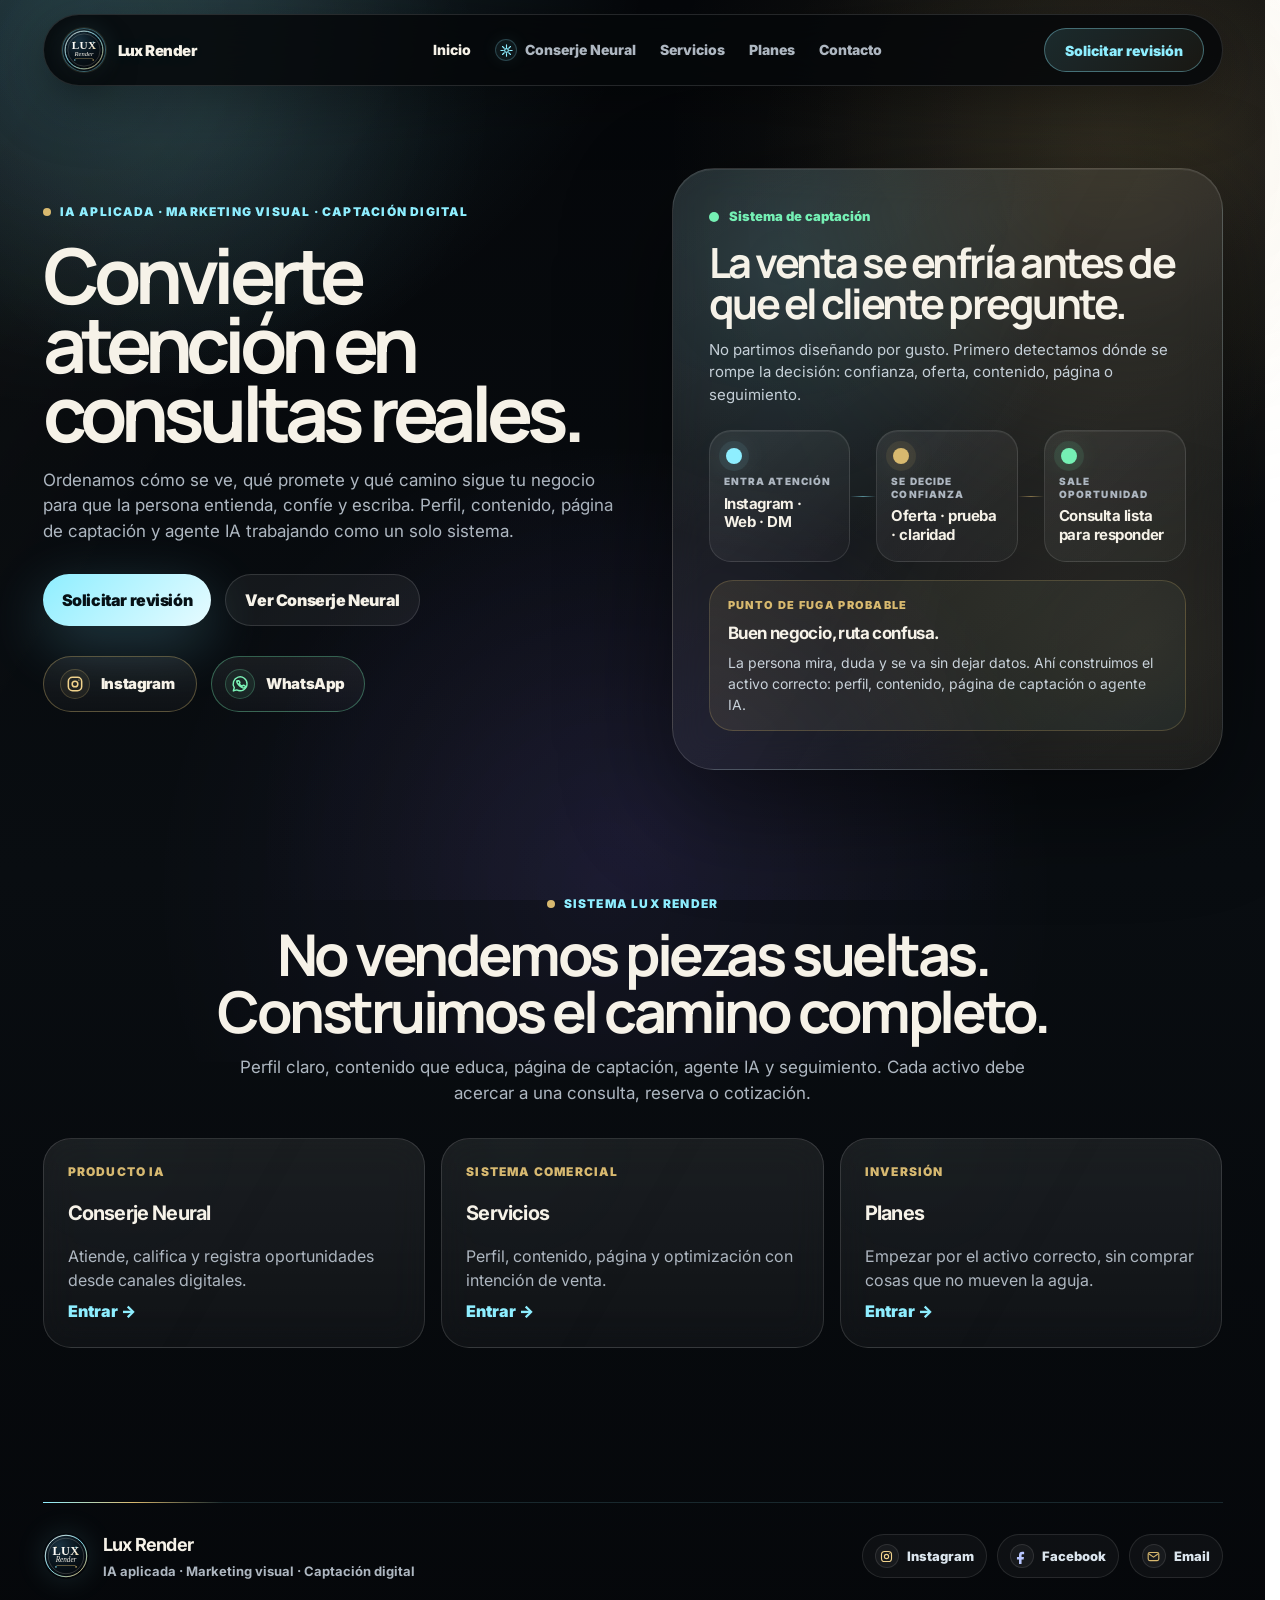
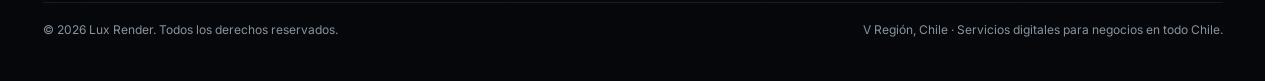
<file: index.html>
<!doctype html>
<html lang="es-CL">
<head>
  <meta charset="UTF-8">
  <meta name="viewport" content="width=device-width,initial-scale=1">
  <meta name="description" content="Lux Render construye sistemas de captación con marketing visual, páginas de captación y agentes IA para negocios que necesitan más consultas, reservas y cotizaciones reales.">
  <title>Lux Render | Captación Visual e IA</title>
  <link rel="stylesheet" href="styles.css">
  <link rel="stylesheet" href="brand.css?v=7" data-lux-brand="true">
  <link rel="stylesheet" href="polish.css?v=4" data-lux-polish="true">
</head>
<body>
  <div class="noise"></div>
  <div class="site-shell">
    <header class="nav"></header>
    <main>
      <section class="hero home-hero">
        <div class="hero-copy">
          <div class="eyebrow">IA aplicada · Marketing visual · Captación digital</div>
          <h1>Convierte atención en consultas reales.</h1>
          <p class="hero-lead">Ordenamos cómo se ve, qué promete y qué camino sigue tu negocio para que la persona entienda, confíe y escriba. Perfil, contenido, página de captación y agente IA trabajando como un solo sistema.</p>
          <div class="hero-actions">
            <a class="btn primary" href="contacto.html">Solicitar revisión</a>
            <a class="btn secondary" href="conserje.html">Ver Conserje Neural</a>
          </div>
          <div class="social-actions brand-social-actions" aria-label="Canales Lux Render">
            <a class="social-btn instagram" href="https://www.instagram.com/luxrender.ai/" target="_blank" rel="noopener" aria-label="Instagram Lux Render">
              <span class="social-mark" aria-hidden="true"><svg viewBox="0 0 24 24"><rect x="4" y="4" width="16" height="16" rx="5"></rect><circle cx="12" cy="12" r="3.4"></circle><circle cx="16.7" cy="7.3" r=".75" fill="currentColor" stroke="none"></circle></svg></span>
              <span>Instagram</span>
            </a>
            <a class="social-btn whatsapp" href="contacto.html" aria-label="Solicitar contacto por Lux Render">
              <span class="social-mark" aria-hidden="true"><svg viewBox="0 0 24 24"><path d="M20.4 11.8a8.3 8.3 0 0 1-12.3 7.3L4 20.3l1.2-4a8.3 8.3 0 1 1 15.2-4.5Z"></path><path d="M9.3 8.6c.2-.5.4-.6.7-.6h.5c.2 0 .4 0 .6.5l.7 1.6c.1.3.1.5-.1.7l-.4.5c-.1.2-.2.4 0 .6.4.7 1 1.3 1.6 1.8.7.5 1.2.7 1.5.8.2.1.4.1.6-.1l.7-.8c.2-.2.4-.2.7-.1l1.6.8c.3.1.5.3.5.5 0 .5-.3 1.3-.8 1.6-.5.4-1.4.5-2.4.2-1.2-.4-2.6-1.1-4-2.4-1.3-1.2-2.4-2.8-2.9-4-.4-1-.3-1.7 0-2.2Z"></path></svg></span>
              <span>WhatsApp</span>
            </a>
          </div>
        </div>
        <aside class="hero-panel hero-intelligence" aria-label="Mapa de fuga comercial Lux Render">
          <div class="system-card-top"><span class="pulse"></span><p>Sistema de captación</p></div>
          <h2>La venta se enfría antes de que el cliente pregunte.</h2>
          <p class="system-copy">No partimos diseñando por gusto. Primero detectamos dónde se rompe la decisión: confianza, oferta, contenido, página o seguimiento.</p>
          <div class="signal-map" aria-label="Mapa comercial">
            <div class="signal-node signal-entry"><small>Entra atención</small><strong>Instagram · Web · DM</strong></div>
            <div class="signal-line"></div>
            <div class="signal-node signal-decision"><small>Se decide confianza</small><strong>Oferta · prueba · claridad</strong></div>
            <div class="signal-line signal-line-alt"></div>
            <div class="signal-node signal-output"><small>Sale oportunidad</small><strong>Consulta lista para responder</strong></div>
          </div>
          <div class="leak-card neural-wave">
            <span>Punto de fuga probable</span>
            <strong>Buen negocio, ruta confusa.</strong>
            <p>La persona mira, duda y se va sin dejar datos. Ahí construimos el activo correcto: perfil, contenido, página de captación o agente IA.</p>
          </div>
        </aside>
      </section>
      <section class="section">
        <div class="section-heading narrow">
          <span class="section-kicker">Sistema Lux Render</span>
          <h2>No vendemos piezas sueltas. Construimos el camino completo.</h2>
          <p>Perfil claro, contenido que educa, página de captación, agente IA y seguimiento. Cada activo debe acercar a una consulta, reserva o cotización.</p>
        </div>
        <div class="portal-grid">
          <a class="portal-card" href="conserje.html"><small>Producto IA</small><h3>Conserje Neural</h3><p>Atiende, califica y registra oportunidades desde canales digitales.</p><span>Entrar →</span></a>
          <a class="portal-card" href="servicio.html"><small>Sistema comercial</small><h3>Servicios</h3><p>Perfil, contenido, página y optimización con intención de venta.</p><span>Entrar →</span></a>
          <a class="portal-card" href="planes.html"><small>Inversión</small><h3>Planes</h3><p>Empezar por el activo correcto, sin comprar cosas que no mueven la aguja.</p><span>Entrar →</span></a>
        </div>
      </section>
    </main>
    <footer class="footer"></footer>
  </div>
  <script src="app.js?v=8"></script>
</body>
</html>
</file>
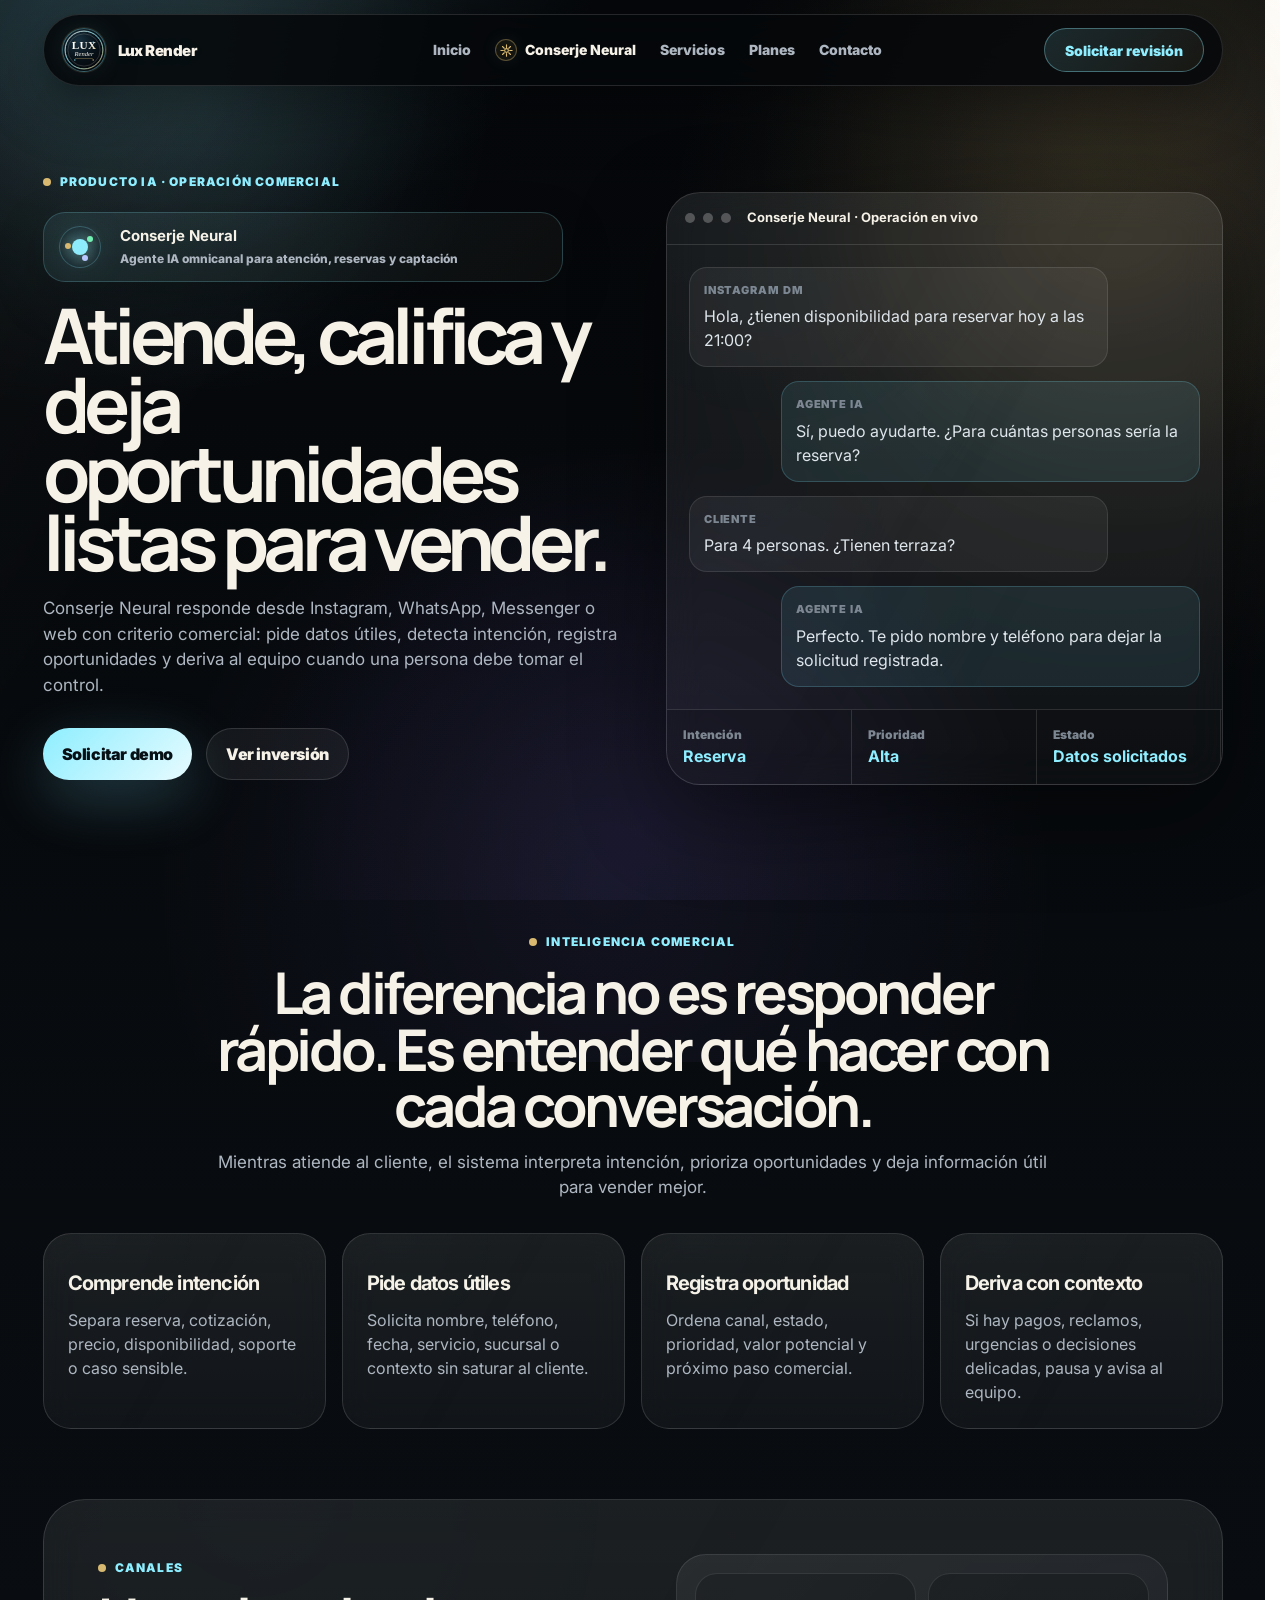
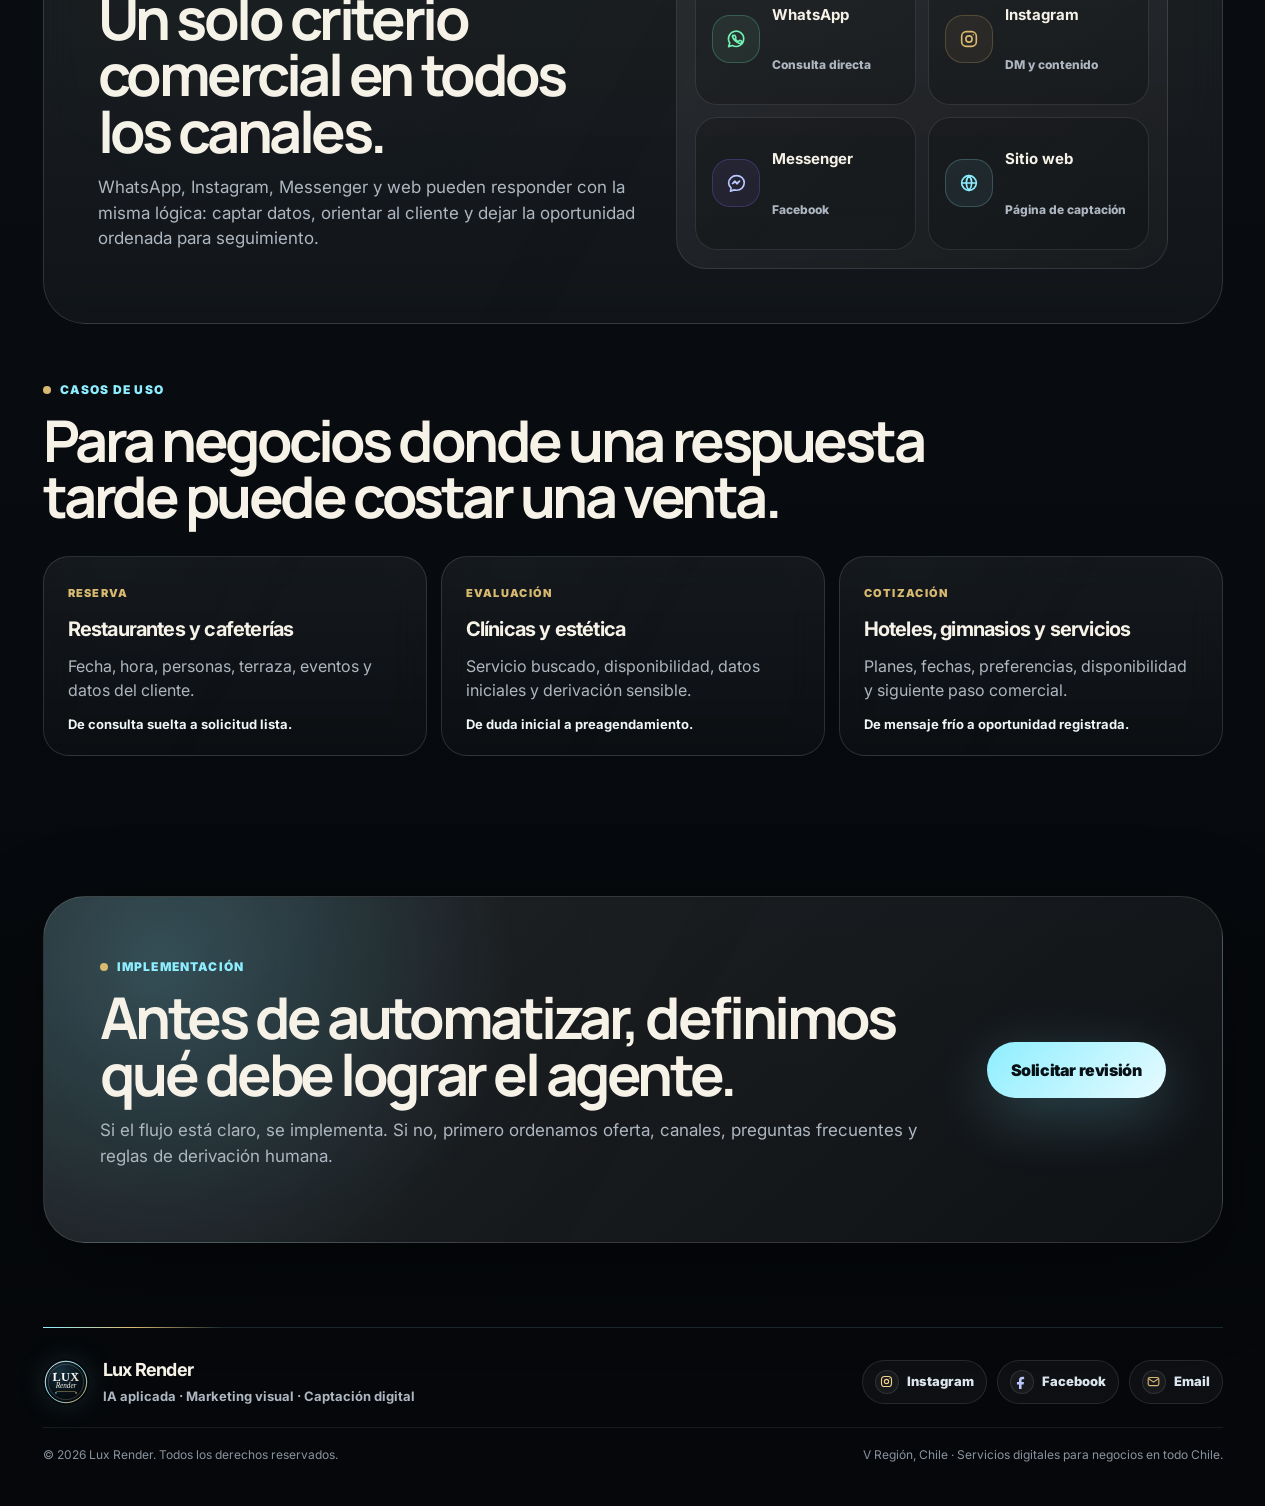
<file: conserje.html>
<!doctype html>
<html lang="es-CL">
<head>
  <meta charset="UTF-8">
  <meta name="viewport" content="width=device-width,initial-scale=1">
  <meta name="description" content="Conserje Neural es un agente IA omnicanal para atención, reservas, cotizaciones, captación y registro de oportunidades comerciales.">
  <title>Conserje Neural | Lux Render</title>
  <link rel="stylesheet" href="styles.css">
  <link rel="stylesheet" href="brand.css?v=7" data-lux-brand="true">
  <link rel="stylesheet" href="polish.css?v=4" data-lux-polish="true">
  <link rel="stylesheet" href="service-polish.css?v=1" data-lux-service-polish="true">
</head>
<body>
  <div class="noise"></div>
  <div class="site-shell">
    <header class="nav"></header>
    <main>
      <section class="hero conserje-hero">
        <div class="hero-copy">
          <div class="eyebrow">Producto IA · Operación comercial</div>
          <div class="ai-product-mark" aria-label="Conserje Neural por Lux Render">
            <span class="ai-orbit" aria-hidden="true"><i></i><i></i><i></i></span>
            <strong>Conserje Neural</strong>
            <small>Agente IA omnicanal para atención, reservas y captación</small>
          </div>
          <h1>Atiende, califica y deja oportunidades listas para vender.</h1>
          <p class="hero-lead">Conserje Neural responde desde Instagram, WhatsApp, Messenger o web con criterio comercial: pide datos útiles, detecta intención, registra oportunidades y deriva al equipo cuando una persona debe tomar el control.</p>
          <div class="hero-actions">
            <a class="btn primary" href="contacto.html">Solicitar demo</a>
            <a class="btn secondary" href="planes.html">Ver inversión</a>
          </div>
        </div>
        <aside class="neural-ui neural-wave">
          <div class="ui-header"><span></span><span></span><span></span><strong>Conserje Neural · Operación en vivo</strong></div>
          <div class="conversation">
            <div class="message in"><small>Instagram DM</small><p>Hola, ¿tienen disponibilidad para reservar hoy a las 21:00?</p></div>
            <div class="message out"><small>Agente IA</small><p>Sí, puedo ayudarte. ¿Para cuántas personas sería la reserva?</p></div>
            <div class="message in"><small>Cliente</small><p>Para 4 personas. ¿Tienen terraza?</p></div>
            <div class="message out"><small>Agente IA</small><p>Perfecto. Te pido nombre y teléfono para dejar la solicitud registrada.</p></div>
          </div>
          <div class="crm-strip">
            <div><span>Intención</span><strong>Reserva</strong></div>
            <div><span>Prioridad</span><strong>Alta</strong></div>
            <div><span>Estado</span><strong>Datos solicitados</strong></div>
          </div>
        </aside>
      </section>
      <section class="section">
        <div class="section-heading narrow">
          <span class="section-kicker">Inteligencia comercial</span>
          <h2>La diferencia no es responder rápido. Es entender qué hacer con cada conversación.</h2>
          <p>Mientras atiende al cliente, el sistema interpreta intención, prioriza oportunidades y deja información útil para vender mejor.</p>
        </div>
        <div class="intel-grid">
          <article><h3>Comprende intención</h3><p>Separa reserva, cotización, precio, disponibilidad, soporte o caso sensible.</p></article>
          <article><h3>Pide datos útiles</h3><p>Solicita nombre, teléfono, fecha, servicio, sucursal o contexto sin saturar al cliente.</p></article>
          <article><h3>Registra oportunidad</h3><p>Ordena canal, estado, prioridad, valor potencial y próximo paso comercial.</p></article>
          <article><h3>Deriva con contexto</h3><p>Si hay pagos, reclamos, urgencias o decisiones delicadas, pausa y avisa al equipo.</p></article>
        </div>
      </section>
      <section class="section split-card channel-card">
        <div>
          <span class="section-kicker">Canales</span>
          <h2>Un solo criterio comercial en todos los canales.</h2>
          <p>WhatsApp, Instagram, Messenger y web pueden responder con la misma lógica: captar datos, orientar al cliente y dejar la oportunidad ordenada para seguimiento.</p>
        </div>
        <div class="channel-stack channel-stack-icons neural-wave" aria-label="Canales del Conserje Neural">
          <div class="channel-pill whatsapp-pill"><span class="channel-icon" aria-hidden="true"><svg viewBox="0 0 24 24"><path d="M20.4 11.8a8.3 8.3 0 0 1-12.3 7.3L4 20.3l1.2-4a8.3 8.3 0 1 1 15.2-4.5Z"></path><path d="M9.3 8.6c.2-.5.4-.6.7-.6h.5c.2 0 .4 0 .6.5l.7 1.6c.1.3.1.5-.1.7l-.4.5c-.1.2-.2.4 0 .6.4.7 1 1.3 1.6 1.8.7.5 1.2.7 1.5.8.2.1.4.1.6-.1l.7-.8c.2-.2.4-.2.7-.1l1.6.8c.3.1.5.3.5.5 0 .5-.3 1.3-.8 1.6-.5.4-1.4.5-2.4.2-1.2-.4-2.6-1.1-4-2.4-1.3-1.2-2.4-2.8-2.9-4-.4-1-.3-1.7 0-2.2Z"></path></svg></span><strong>WhatsApp</strong><small>Consulta directa</small></div>
          <div class="channel-pill instagram-pill"><span class="channel-icon" aria-hidden="true"><svg viewBox="0 0 24 24"><rect x="4" y="4" width="16" height="16" rx="5"></rect><circle cx="12" cy="12" r="3.4"></circle><circle cx="16.7" cy="7.3" r=".75" fill="currentColor" stroke="none"></circle></svg></span><strong>Instagram</strong><small>DM y contenido</small></div>
          <div class="channel-pill messenger-pill"><span class="channel-icon" aria-hidden="true"><svg viewBox="0 0 24 24"><path d="M4 12.1C4 7.6 7.7 4 12.5 4S21 7.3 21 11.8s-3.7 8.1-8.5 8.1c-.9 0-1.8-.1-2.6-.4L6 21l.7-3.4A7.7 7.7 0 0 1 4 12.1Z"></path><path d="m8.2 12.6 2.5-2.7 2.2 2.2 3-2.2-2.6 3-2.1-2.1-3 1.8Z"></path></svg></span><strong>Messenger</strong><small>Facebook</small></div>
          <div class="channel-pill web-pill"><span class="channel-icon" aria-hidden="true"><svg viewBox="0 0 24 24"><circle cx="12" cy="12" r="8"></circle><path d="M4 12h16M12 4c2 2.2 3 4.8 3 8s-1 5.8-3 8M12 4c-2 2.2-3 4.8-3 8s1 5.8 3 8"></path></svg></span><strong>Sitio web</strong><small>Página de captación</small></div>
        </div>
      </section>
      <section class="section use-case-section">
        <div class="section-heading">
          <span class="section-kicker">Casos de uso</span>
          <h2>Para negocios donde una respuesta tarde puede costar una venta.</h2>
        </div>
        <div class="case-grid use-case-grid">
          <article class="case-card use-case-card"><span>Reserva</span><h3>Restaurantes y cafeterías</h3><p>Fecha, hora, personas, terraza, eventos y datos del cliente.</p><strong>De consulta suelta a solicitud lista.</strong></article>
          <article class="case-card use-case-card"><span>Evaluación</span><h3>Clínicas y estética</h3><p>Servicio buscado, disponibilidad, datos iniciales y derivación sensible.</p><strong>De duda inicial a preagendamiento.</strong></article>
          <article class="case-card use-case-card"><span>Cotización</span><h3>Hoteles, gimnasios y servicios</h3><p>Planes, fechas, preferencias, disponibilidad y siguiente paso comercial.</p><strong>De mensaje frío a oportunidad registrada.</strong></article>
        </div>
      </section>
      <section class="cta-section neural-wave">
        <div>
          <span class="section-kicker">Implementación</span>
          <h2>Antes de automatizar, definimos qué debe lograr el agente.</h2>
          <p>Si el flujo está claro, se implementa. Si no, primero ordenamos oferta, canales, preguntas frecuentes y reglas de derivación humana.</p>
        </div>
        <a class="btn primary large" href="contacto.html">Solicitar revisión</a>
      </section>
    </main>
    <footer class="footer"></footer>
  </div>
  <script src="app.js?v=8"></script>
</body>
</html>
</file>
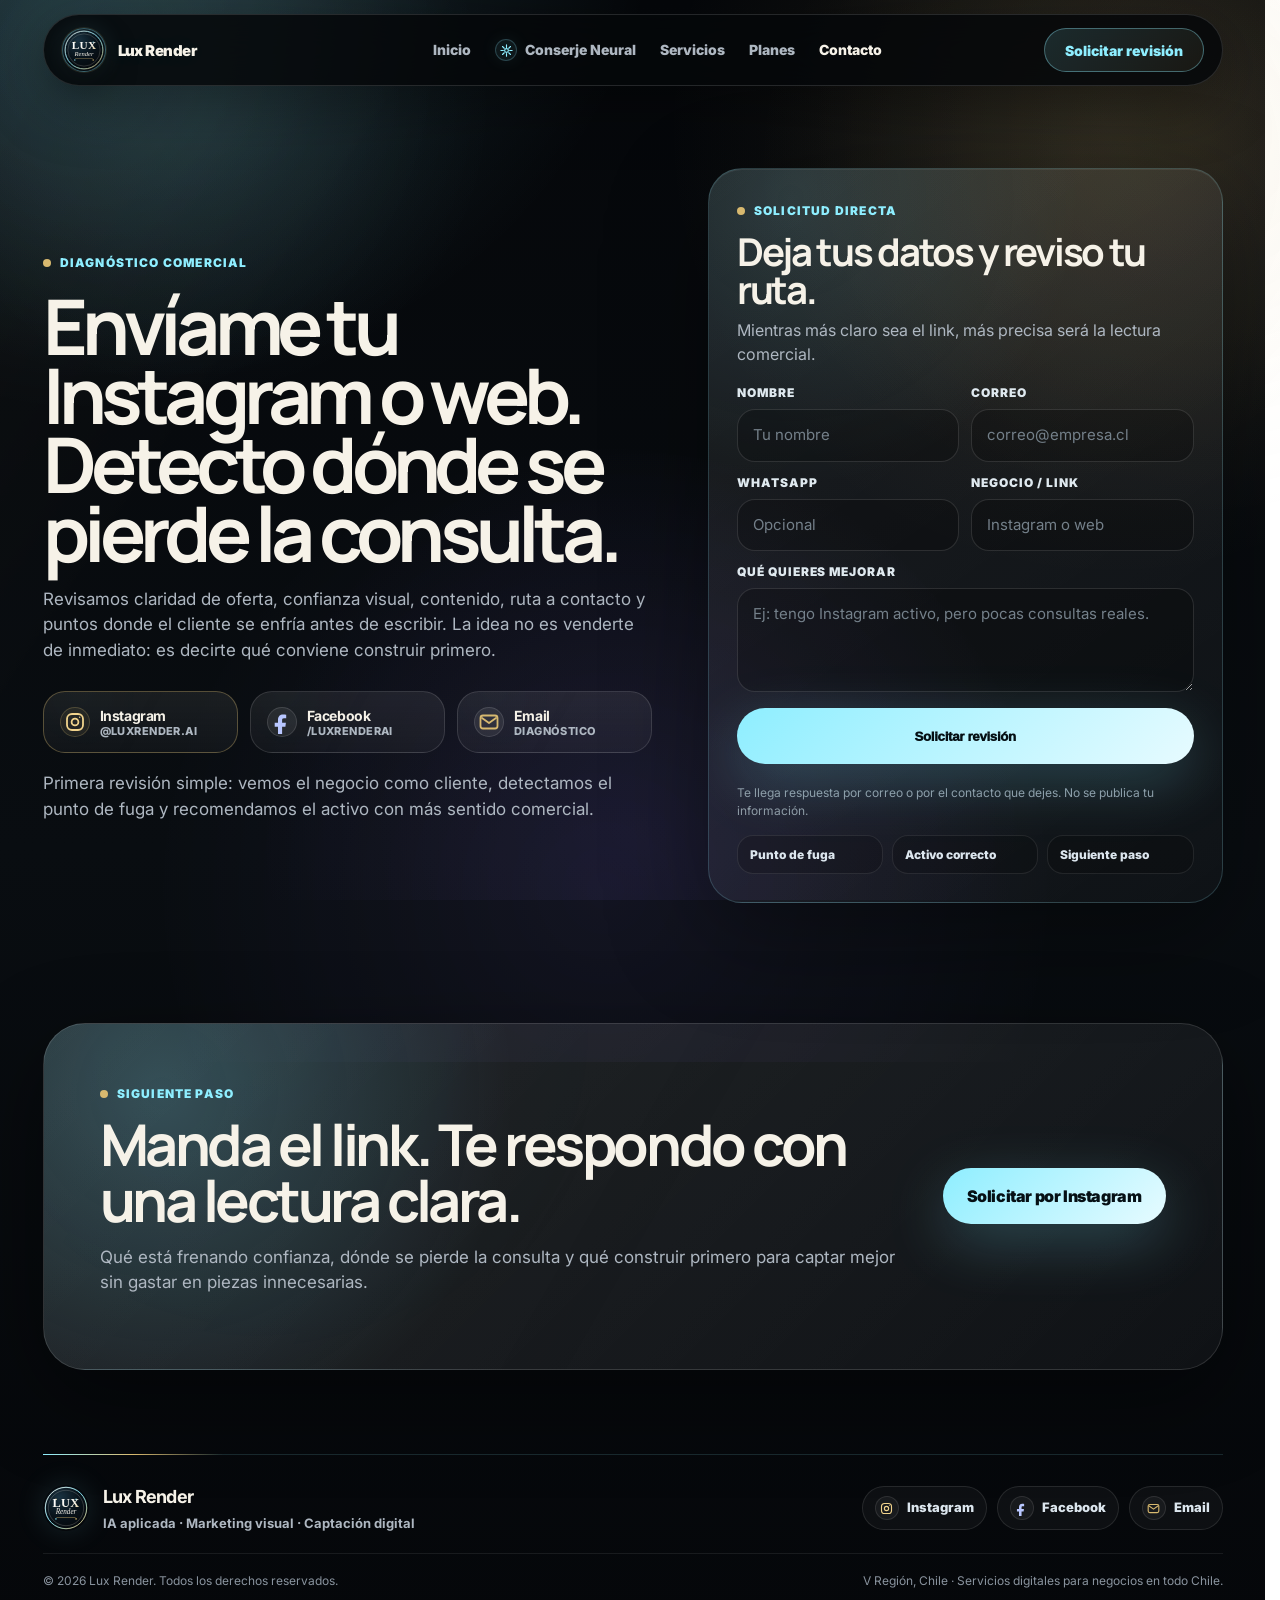
<file: contacto.html>
<!doctype html>
<html lang="es-CL">
<head>
  <meta charset="UTF-8">
  <meta name="viewport" content="width=device-width,initial-scale=1">
  <meta name="description" content="Solicita una revisión comercial de tu Instagram, web o ruta digital con Lux Render.">
  <title>Contacto | Lux Render</title>
  <link rel="stylesheet" href="styles.css">
  <link rel="stylesheet" href="brand.css?v=7" data-lux-brand="true">
  <link rel="stylesheet" href="polish.css?v=4" data-lux-polish="true">
  <style>
    .contact-hero{grid-template-columns:minmax(0,.9fr) minmax(360px,.76fr);gap:56px;align-items:center}
    .contact-hero .hero-lead{max-width:720px}
    .contact-social-grid{display:grid;grid-template-columns:repeat(3,minmax(0,1fr));gap:12px;margin:28px 0 18px;max-width:660px}
    .contact-social-grid .social-btn{min-height:62px;padding:14px 16px;border-radius:22px;justify-content:flex-start;background:linear-gradient(180deg,rgba(255,255,255,.074),rgba(255,255,255,.036));transition:transform .18s ease,border-color .18s ease,background .18s ease}
    .contact-social-grid .social-btn:hover{transform:translateY(-2px);background:linear-gradient(180deg,rgba(255,255,255,.105),rgba(255,255,255,.045))}
    .contact-social-grid .social-mark{width:30px;height:30px;display:inline-flex;align-items:center;justify-content:center;flex:0 0 auto;color:var(--cyan)}
    .contact-social-grid .social-mark svg{width:24px;height:24px;display:block;stroke:currentColor;fill:none;stroke-width:1.8;stroke-linecap:round;stroke-linejoin:round}
    .contact-social-grid .facebook .social-mark{color:#b9c7ff}
    .contact-social-grid .email .social-mark{color:var(--gold)}
    .contact-social-grid .social-label{display:grid;gap:1px;line-height:1.1}
    .contact-social-grid .social-label strong{font-size:14px;color:var(--text)}
    .contact-social-grid .social-label small{font-size:11px;color:var(--muted);font-weight:800;letter-spacing:.04em;text-transform:uppercase}
    .contact-note{max-width:660px;margin:0;color:var(--muted);font-size:14px}
    .lead-form-card{padding:28px;border-radius:34px;border:1px solid rgba(142,238,255,.18);background:radial-gradient(circle at 16% 4%,rgba(142,238,255,.13),transparent 18rem),linear-gradient(145deg,rgba(255,255,255,.082),rgba(255,255,255,.028));box-shadow:0 30px 100px rgba(0,0,0,.35),inset 0 1px 0 rgba(255,255,255,.07)}
    .lead-form-card h2{font-size:clamp(30px,3vw,42px);margin-bottom:10px}.lead-form-card p{color:var(--muted);margin-bottom:18px}
    .lux-lead-form{display:grid;gap:12px}.form-row{display:grid;grid-template-columns:1fr 1fr;gap:12px}.lux-field{display:grid;gap:7px}.lux-field label{color:#dfe9ef;font-size:12px;font-weight:900;letter-spacing:.08em;text-transform:uppercase}.lux-field input,.lux-field textarea{width:100%;border:1px solid rgba(255,255,255,.12);border-radius:18px;background:rgba(0,0,0,.24);color:var(--text);font:inherit;font-size:15px;padding:14px 15px;outline:none}.lux-field textarea{min-height:104px;resize:vertical}.lux-field input:focus,.lux-field textarea:focus{border-color:rgba(142,238,255,.42);box-shadow:0 0 0 3px rgba(142,238,255,.08)}.lux-field input::placeholder,.lux-field textarea::placeholder{color:#74808a}.form-submit{margin-top:4px;width:100%;border:0;cursor:pointer}.form-microcopy{font-size:12px!important;line-height:1.45;color:#8f9aa4!important;margin:8px 0 0!important}.form-trust{display:grid;grid-template-columns:repeat(3,1fr);gap:9px;margin-top:16px}.form-trust span{padding:11px 12px;border:1px solid rgba(255,255,255,.09);border-radius:16px;background:rgba(0,0,0,.18);color:#dce6ee;font-size:12px;font-weight:850;line-height:1.25}
    @media(max-width:980px){.contact-hero{grid-template-columns:1fr;gap:28px}.lead-form-card{padding:24px;border-radius:28px}}
    @media(max-width:640px){.contact-social-grid{grid-template-columns:1fr;gap:10px;margin-top:24px}.contact-social-grid .social-btn{width:auto;min-height:58px;border-radius:20px}.contact-note{font-size:13px}.contact-hero h1{font-size:clamp(36px,10.4vw,46px)}.form-row{grid-template-columns:1fr}.form-trust{grid-template-columns:1fr}.lead-form-card{padding:20px;border-radius:24px}.lux-field input,.lux-field textarea{border-radius:16px}}
  </style>
</head>
<body>
  <div class="noise"></div>
  <div class="site-shell">
    <header class="nav"></header>
    <main>
      <section class="hero hero-compact contact-hero">
        <div class="hero-copy">
          <div class="eyebrow">Diagnóstico comercial</div>
          <h1>Envíame tu Instagram o web. Detecto dónde se pierde la consulta.</h1>
          <p class="hero-lead">Revisamos claridad de oferta, confianza visual, contenido, ruta a contacto y puntos donde el cliente se enfría antes de escribir. La idea no es venderte de inmediato: es decirte qué conviene construir primero.</p>
          <div class="contact-social-grid" aria-label="Canales oficiales Lux Render">
            <a class="social-btn instagram" href="https://www.instagram.com/luxrender.ai/" target="_blank" rel="noopener" aria-label="Abrir Instagram de Lux Render">
              <span class="social-mark" aria-hidden="true"><svg viewBox="0 0 24 24"><rect x="4" y="4" width="16" height="16" rx="5"></rect><circle cx="12" cy="12" r="3.4"></circle><circle cx="16.7" cy="7.3" r=".7" fill="currentColor" stroke="none"></circle></svg></span>
              <span class="social-label"><strong>Instagram</strong><small>@luxrender.ai</small></span>
            </a>
            <a class="social-btn facebook" href="https://www.facebook.com/luxrenderai/" target="_blank" rel="noopener" aria-label="Abrir Facebook de Lux Render">
              <span class="social-mark" aria-hidden="true"><svg viewBox="0 0 24 24"><path d="M14 8.2h2.2V4.7c-.4-.1-1.7-.2-3.1-.2-3.1 0-5.1 1.9-5.1 5.3v3H4.7v3.9H8V24h4.1v-7.3h3.3l.5-3.9h-3.8v-2.6c0-1.1.3-2 1.9-2Z" fill="currentColor" stroke="none"></path></svg></span>
              <span class="social-label"><strong>Facebook</strong><small>/luxrenderai</small></span>
            </a>
            <a class="social-btn email" href="mailto:luxrender.estudio@gmail.com?subject=Diagnóstico%20comercial%20Lux%20Render&body=Hola%20Lux%20Render%2C%20quiero%20solicitar%20una%20revisión.%20Mi%20Instagram%20o%20web%20es%3A" aria-label="Enviar correo a Lux Render">
              <span class="social-mark" aria-hidden="true"><svg viewBox="0 0 24 24"><rect x="3.5" y="5.5" width="17" height="13" rx="2.5"></rect><path d="m5 8 7 5 7-5"></path></svg></span>
              <span class="social-label"><strong>Email</strong><small>diagnóstico</small></span>
            </a>
          </div>
          <p class="contact-note">Primera revisión simple: vemos el negocio como cliente, detectamos el punto de fuga y recomendamos el activo con más sentido comercial.</p>
        </div>
        <aside class="lead-form-card neural-wave">
          <span class="section-kicker">Solicitud directa</span>
          <h2>Deja tus datos y reviso tu ruta.</h2>
          <p>Mientras más claro sea el link, más precisa será la lectura comercial.</p>
          <form class="lux-lead-form" action="https://formsubmit.co/luxrender.estudio@gmail.com" method="POST">
            <input type="hidden" name="_subject" value="Nuevo lead Lux Render - revisión comercial">
            <input type="hidden" name="_template" value="table">
            <input type="hidden" name="_captcha" value="false">
            <input type="hidden" name="_next" value="https://didoo77.github.io/lux-render-landing/gracias.html">
            <input type="text" name="_honey" tabindex="-1" autocomplete="off" style="display:none">
            <div class="form-row">
              <div class="lux-field"><label for="nombre">Nombre</label><input id="nombre" name="nombre" type="text" placeholder="Tu nombre" required></div>
              <div class="lux-field"><label for="email">Correo</label><input id="email" name="email" type="email" placeholder="correo@empresa.cl" required></div>
            </div>
            <div class="form-row">
              <div class="lux-field"><label for="contacto">WhatsApp</label><input id="contacto" name="whatsapp" type="text" placeholder="Opcional"></div>
              <div class="lux-field"><label for="negocio">Negocio / link</label><input id="negocio" name="negocio_o_link" type="text" placeholder="Instagram o web" required></div>
            </div>
            <div class="lux-field"><label for="mensaje">Qué quieres mejorar</label><textarea id="mensaje" name="mensaje" placeholder="Ej: tengo Instagram activo, pero pocas consultas reales."></textarea></div>
            <button class="btn primary large form-submit" type="submit">Solicitar revisión</button>
            <p class="form-microcopy">Te llega respuesta por correo o por el contacto que dejes. No se publica tu información.</p>
          </form>
          <div class="form-trust" aria-label="Resultado de la revisión">
            <span>Punto de fuga</span><span>Activo correcto</span><span>Siguiente paso</span>
          </div>
        </aside>
      </section>
      <section class="cta-section neural-wave">
        <div>
          <span class="section-kicker">Siguiente paso</span>
          <h2>Manda el link. Te respondo con una lectura clara.</h2>
          <p>Qué está frenando confianza, dónde se pierde la consulta y qué construir primero para captar mejor sin gastar en piezas innecesarias.</p>
        </div>
        <a class="btn primary large" href="https://www.instagram.com/luxrender.ai/" target="_blank" rel="noopener">Solicitar por Instagram</a>
      </section>
    </main>
    <footer class="footer"></footer>
  </div>
  <script src="app.js?v=8"></script>
</body>
</html>
</file>
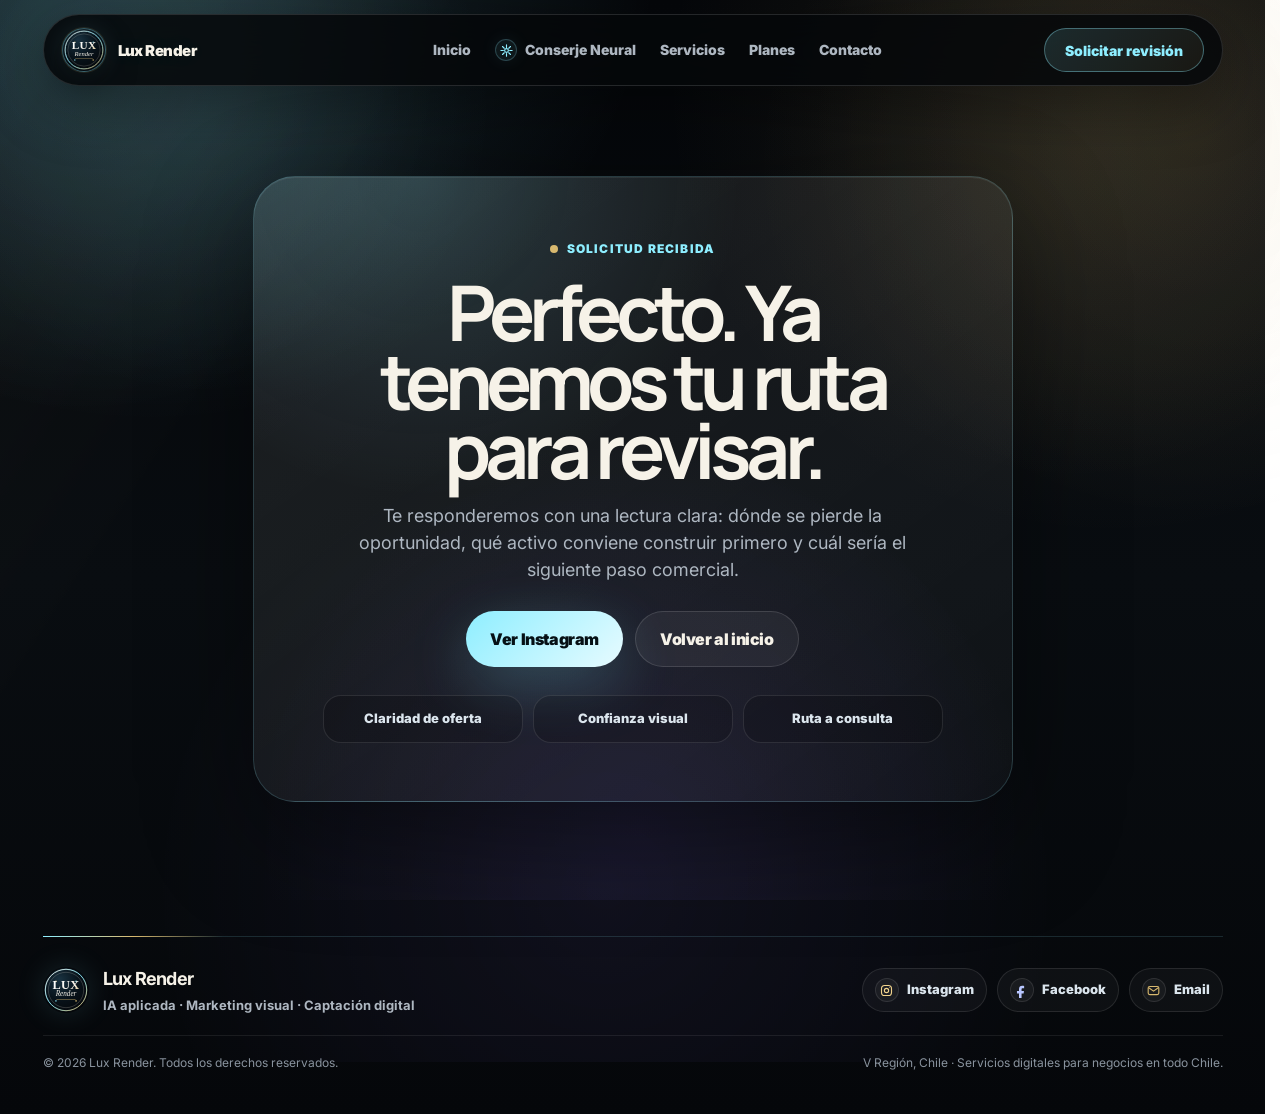
<file: gracias.html>
<!doctype html>
<html lang="es-CL">
<head>
  <meta charset="UTF-8">
  <meta name="viewport" content="width=device-width,initial-scale=1">
  <meta name="description" content="Solicitud recibida por Lux Render.">
  <title>Solicitud recibida | Lux Render</title>
  <link rel="stylesheet" href="styles.css">
  <link rel="stylesheet" href="brand.css?v=7" data-lux-brand="true">
  <link rel="stylesheet" href="polish.css?v=4" data-lux-polish="true">
  <style>
    .thanks-hero{min-height:70vh;display:grid;place-items:center;text-align:center;padding:90px 0 50px}.thanks-card{max-width:760px;padding:clamp(28px,6vw,58px);border:1px solid rgba(142,238,255,.18);border-radius:42px;background:radial-gradient(circle at 22% 0%,rgba(142,238,255,.15),transparent 20rem),linear-gradient(145deg,rgba(255,255,255,.085),rgba(255,255,255,.028));box-shadow:0 34px 110px rgba(0,0,0,.42),inset 0 1px 0 rgba(255,255,255,.07)}.thanks-card h1{font-size:clamp(42px,6vw,78px);margin-bottom:18px}.thanks-card p{color:var(--muted);font-size:18px;max-width:610px;margin:0 auto 28px}.thanks-actions{display:flex;justify-content:center;gap:12px;flex-wrap:wrap}.thanks-proof{display:grid;grid-template-columns:repeat(3,1fr);gap:10px;margin:28px auto 0;max-width:620px}.thanks-proof span{padding:13px;border:1px solid rgba(255,255,255,.1);border-radius:18px;background:rgba(0,0,0,.18);color:#dce6ee;font-size:13px;font-weight:850}@media(max-width:640px){.thanks-card{border-radius:28px}.thanks-proof{grid-template-columns:1fr}.thanks-actions .btn{width:100%}}
  </style>
</head>
<body>
  <div class="noise"></div>
  <div class="site-shell">
    <header class="nav"></header>
    <main>
      <section class="thanks-hero">
        <div class="thanks-card neural-wave">
          <span class="section-kicker">Solicitud recibida</span>
          <h1>Perfecto. Ya tenemos tu ruta para revisar.</h1>
          <p>Te responderemos con una lectura clara: dónde se pierde la oportunidad, qué activo conviene construir primero y cuál sería el siguiente paso comercial.</p>
          <div class="thanks-actions">
            <a class="btn primary large" href="https://www.instagram.com/luxrender.ai/" target="_blank" rel="noopener">Ver Instagram</a>
            <a class="btn secondary large" href="./">Volver al inicio</a>
          </div>
          <div class="thanks-proof" aria-label="Qué revisaremos">
            <span>Claridad de oferta</span>
            <span>Confianza visual</span>
            <span>Ruta a consulta</span>
          </div>
        </div>
      </section>
    </main>
    <footer class="footer"></footer>
  </div>
  <script src="app.js?v=8"></script>
</body>
</html>
</file>
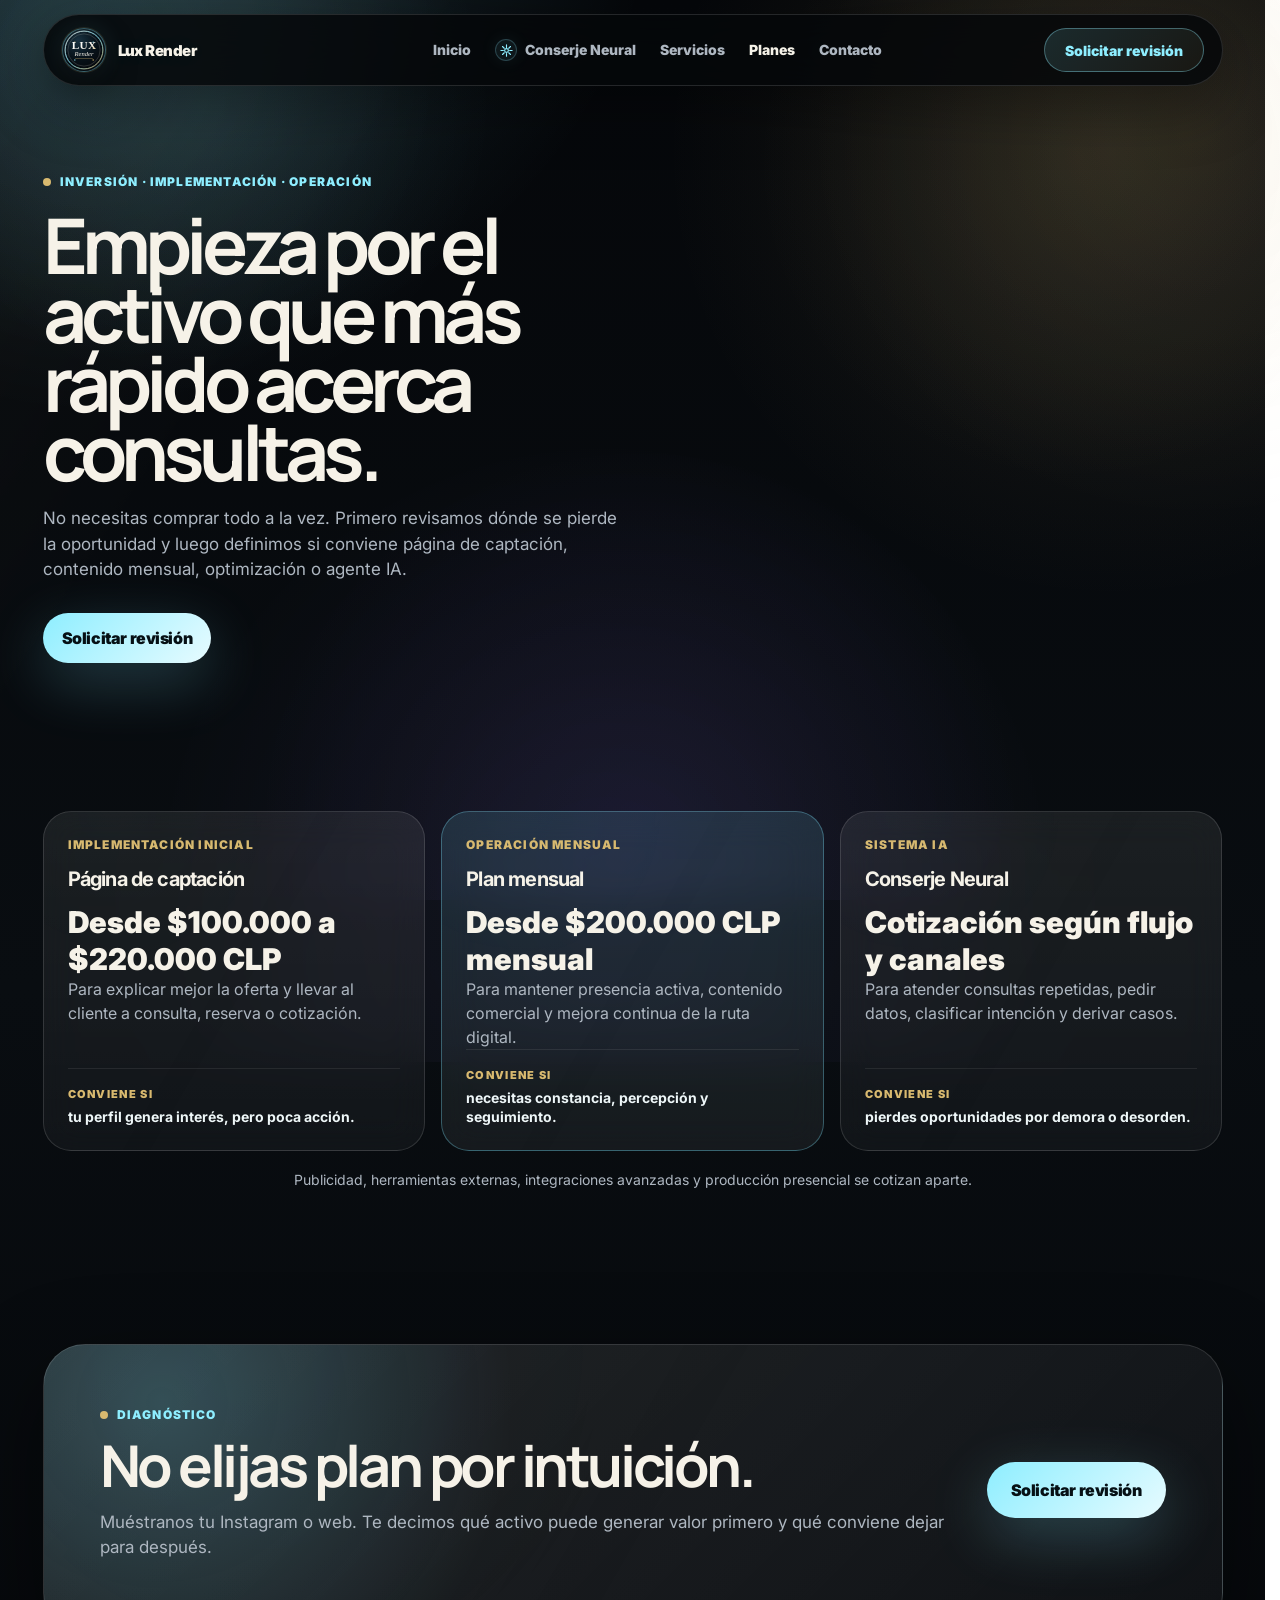
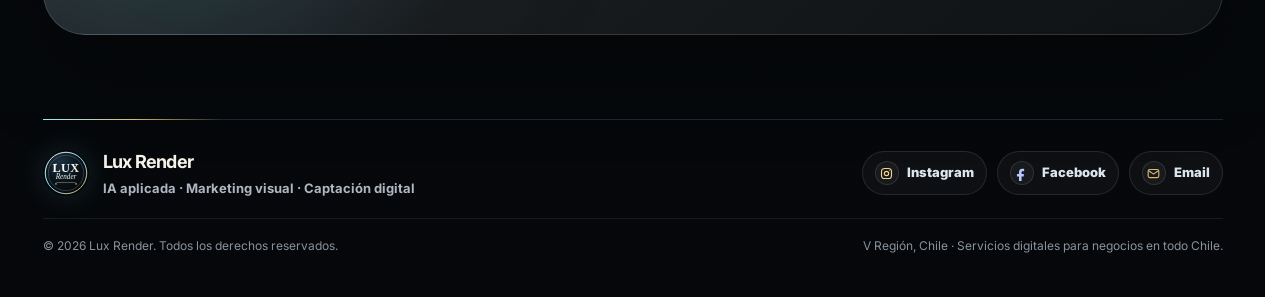
<file: planes.html>
<!doctype html>
<html lang="es-CL">
<head>
  <meta charset="UTF-8">
  <meta name="viewport" content="width=device-width,initial-scale=1">
  <meta name="description" content="Planes Lux Render para páginas de captación, operación mensual y Conserje Neural. Primero diagnosticamos la ruta y luego construimos el activo correcto.">
  <title>Planes | Lux Render</title>
  <link rel="stylesheet" href="styles.css">
  <link rel="stylesheet" href="brand.css?v=7" data-lux-brand="true">
  <link rel="stylesheet" href="polish.css?v=4" data-lux-polish="true">
</head>
<body>
  <div class="noise"></div>
  <div class="site-shell">
    <header class="nav"></header>
    <main>
      <section class="hero hero-compact">
        <div class="hero-copy">
          <div class="eyebrow">Inversión · Implementación · Operación</div>
          <h1>Empieza por el activo que más rápido acerca consultas.</h1>
          <p class="hero-lead">No necesitas comprar todo a la vez. Primero revisamos dónde se pierde la oportunidad y luego definimos si conviene página de captación, contenido mensual, optimización o agente IA.</p>
          <div class="hero-actions">
            <a class="btn primary" href="contacto.html">Solicitar revisión</a>
          </div>
        </div>
      </section>
      <section class="section plans-section">
        <div class="plan-grid refined-plan-grid">
          <article class="plan-card refined-plan-card"><span class="plan-label">Implementación inicial</span><h3>Página de captación</h3><p class="price">Desde $100.000 a $220.000 CLP</p><p>Para explicar mejor la oferta y llevar al cliente a consulta, reserva o cotización.</p><div class="plan-signal"><span>Conviene si</span><strong>tu perfil genera interés, pero poca acción.</strong></div></article>
          <article class="plan-card featured refined-plan-card"><span class="plan-label">Operación mensual</span><h3>Plan mensual</h3><p class="price">Desde $200.000 CLP mensual</p><p>Para mantener presencia activa, contenido comercial y mejora continua de la ruta digital.</p><div class="plan-signal"><span>Conviene si</span><strong>necesitas constancia, percepción y seguimiento.</strong></div></article>
          <article class="plan-card refined-plan-card"><span class="plan-label">Sistema IA</span><h3>Conserje Neural</h3><p class="price">Cotización según flujo y canales</p><p>Para atender consultas repetidas, pedir datos, clasificar intención y derivar casos.</p><div class="plan-signal"><span>Conviene si</span><strong>pierdes oportunidades por demora o desorden.</strong></div></article>
        </div>
        <p class="plans-note">Publicidad, herramientas externas, integraciones avanzadas y producción presencial se cotizan aparte.</p>
      </section>
      <section class="cta-section neural-wave">
        <div>
          <span class="section-kicker">Diagnóstico</span>
          <h2>No elijas plan por intuición.</h2>
          <p>Muéstranos tu Instagram o web. Te decimos qué activo puede generar valor primero y qué conviene dejar para después.</p>
        </div>
        <a class="btn primary large" href="contacto.html">Solicitar revisión</a>
      </section>
    </main>
    <footer class="footer"></footer>
  </div>
  <script src="app.js?v=8"></script>
</body>
</html>
</file>
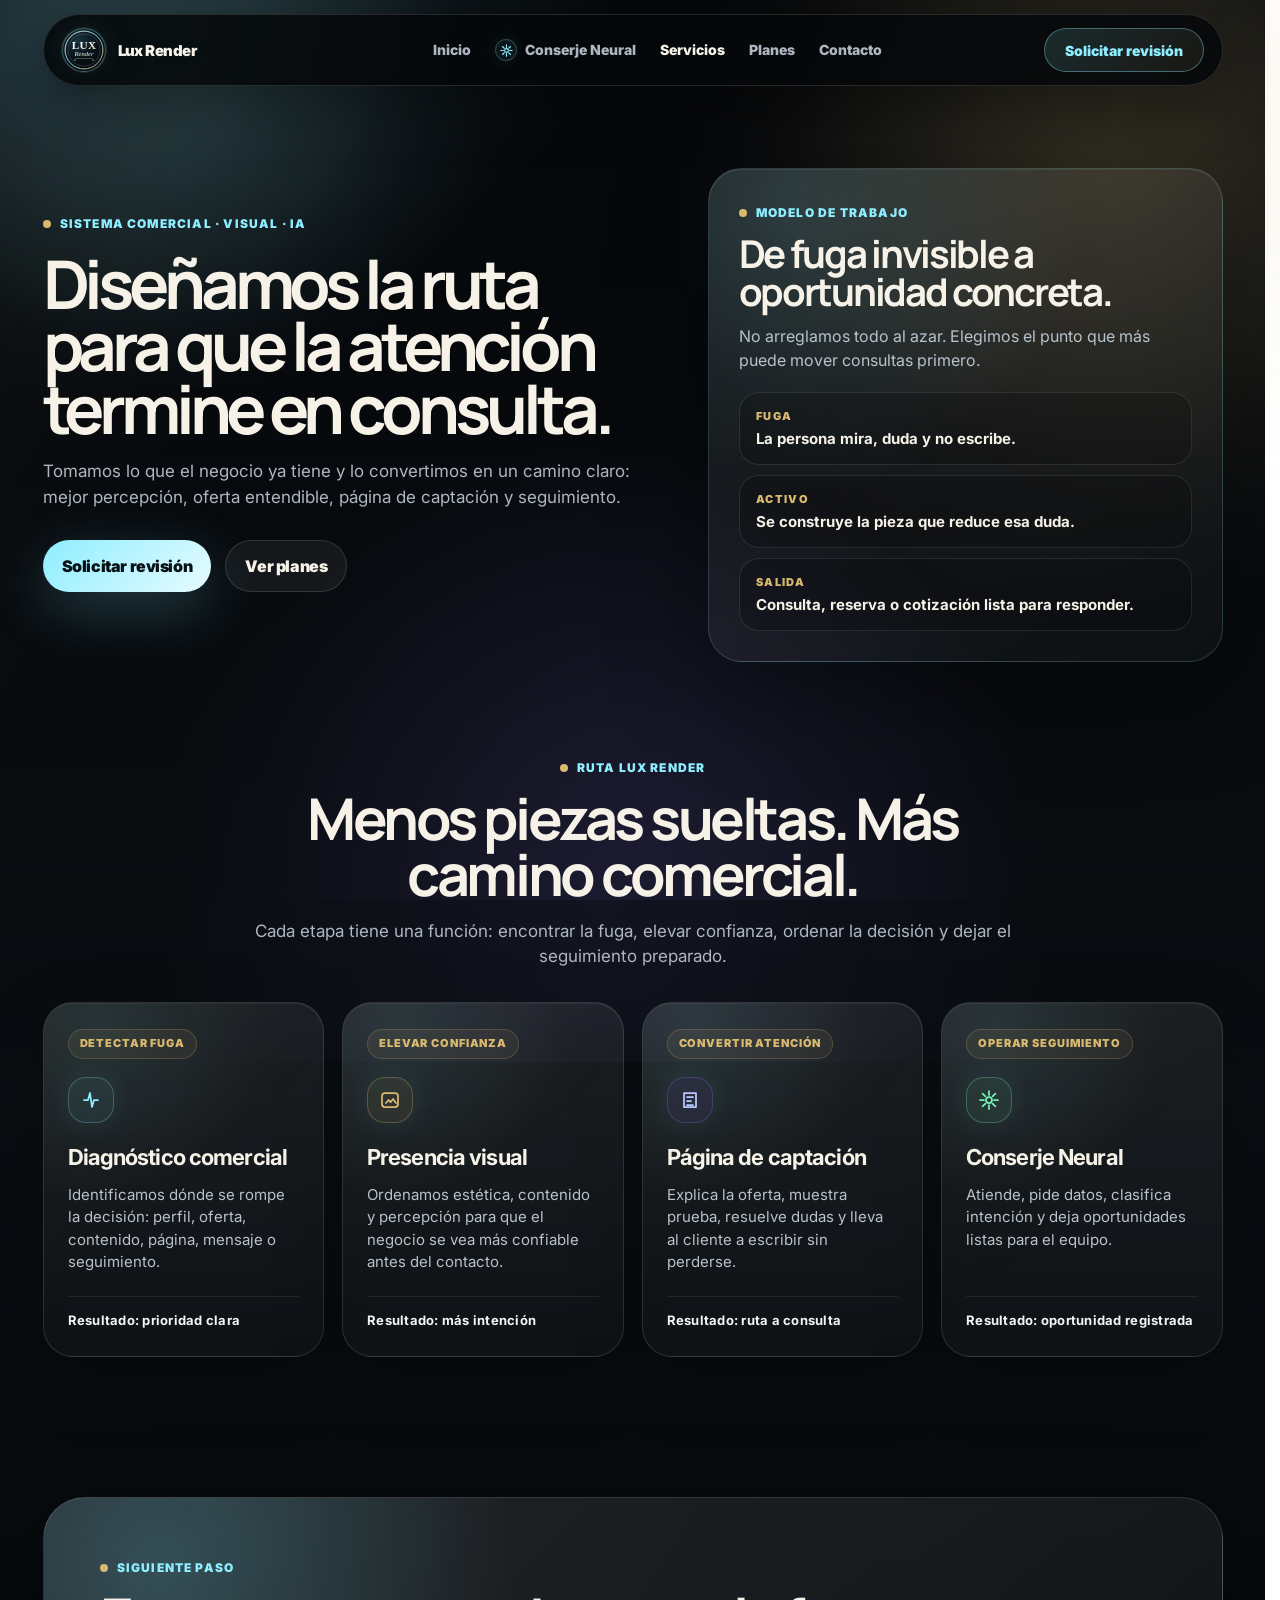
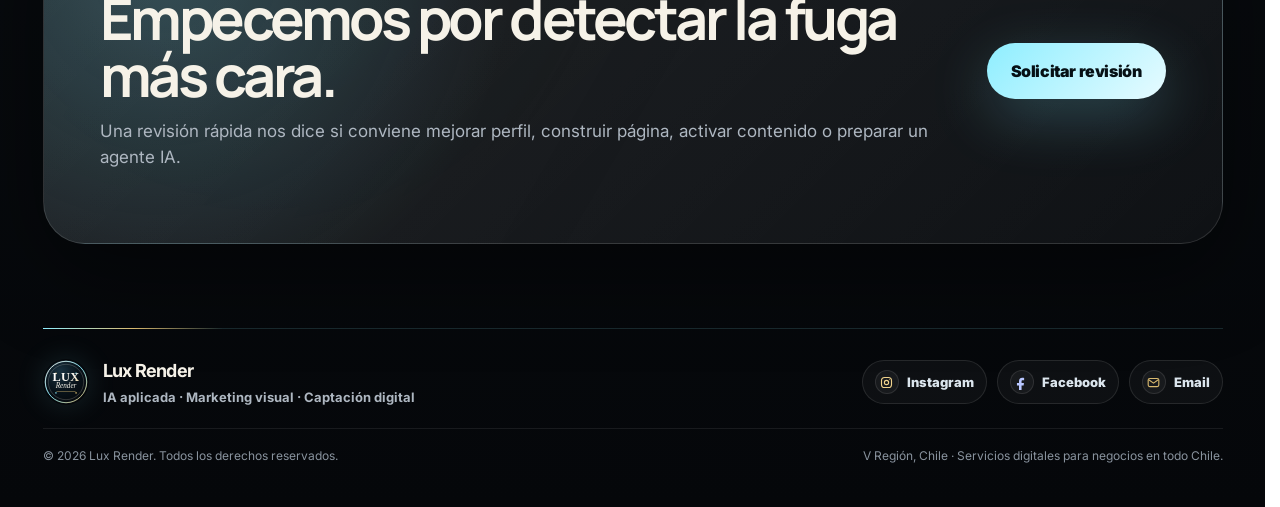
<file: servicio.html>
<!doctype html>
<html lang="es-CL">
<head>
  <meta charset="UTF-8">
  <meta name="viewport" content="width=device-width,initial-scale=1">
  <meta name="description" content="Servicios Lux Render: diagnóstico comercial, marketing visual, páginas de captación, optimización digital y agentes IA para negocios que necesitan más consultas reales.">
  <title>Servicios | Lux Render</title>
  <link rel="stylesheet" href="styles.css">
  <link rel="stylesheet" href="brand.css?v=7" data-lux-brand="true">
  <link rel="stylesheet" href="polish.css?v=4" data-lux-polish="true">
  <link rel="stylesheet" href="service-polish.css?v=1" data-lux-service-polish="true">
</head>
<body>
  <div class="noise"></div>
  <div class="site-shell">
    <header class="nav"></header>
    <main>
      <section class="hero hero-compact service-hero service-hero-split">
        <div class="hero-copy">
          <div class="eyebrow">Sistema comercial · Visual · IA</div>
          <h1>Diseñamos la ruta para que la atención termine en consulta.</h1>
          <p class="hero-lead">Tomamos lo que el negocio ya tiene y lo convertimos en un camino claro: mejor percepción, oferta entendible, página de captación y seguimiento.</p>
          <div class="hero-actions">
            <a class="btn primary" href="contacto.html">Solicitar revisión</a>
            <a class="btn secondary" href="planes.html">Ver planes</a>
          </div>
        </div>
        <aside class="service-brief neural-wave" aria-label="Modelo comercial Lux Render">
          <span class="section-kicker">Modelo de trabajo</span>
          <h2>De fuga invisible a oportunidad concreta.</h2>
          <p>No arreglamos todo al azar. Elegimos el punto que más puede mover consultas primero.</p>
          <div class="brief-path">
            <div><span>Fuga</span><strong>La persona mira, duda y no escribe.</strong></div>
            <div><span>Activo</span><strong>Se construye la pieza que reduce esa duda.</strong></div>
            <div><span>Salida</span><strong>Consulta, reserva o cotización lista para responder.</strong></div>
          </div>
        </aside>
      </section>
      <section class="section service-system-section">
        <div class="section-heading narrow">
          <span class="section-kicker">Ruta Lux Render</span>
          <h2>Menos piezas sueltas. Más camino comercial.</h2>
          <p>Cada etapa tiene una función: encontrar la fuga, elevar confianza, ordenar la decisión y dejar el seguimiento preparado.</p>
        </div>
        <div class="service-flow" aria-label="Ruta comercial Lux Render">
          <article class="service-node service-node-diagnosis">
            <span class="service-tag">Detectar fuga</span>
            <div class="service-icon" aria-hidden="true"><svg viewBox="0 0 24 24"><path d="M5 12h4l2-7 2 14 2-7h4"></path></svg></div>
            <h3>Diagnóstico comercial</h3>
            <p>Identificamos dónde se rompe la decisión: perfil, oferta, contenido, página, mensaje o seguimiento.</p>
            <strong>Resultado: prioridad clara</strong>
          </article>
          <article class="service-node service-node-visual">
            <span class="service-tag">Elevar confianza</span>
            <div class="service-icon" aria-hidden="true"><svg viewBox="0 0 24 24"><rect x="4" y="5" width="16" height="14" rx="3"></rect><path d="M8 15l2.5-3 2 2.2 2.5-3.2L18 15"></path></svg></div>
            <h3>Presencia visual</h3>
            <p>Ordenamos estética, contenido y percepción para que el negocio se vea más confiable antes del contacto.</p>
            <strong>Resultado: más intención</strong>
          </article>
          <article class="service-node service-node-capture">
            <span class="service-tag">Convertir atención</span>
            <div class="service-icon" aria-hidden="true"><svg viewBox="0 0 24 24"><path d="M6 5h12v14H6z"></path><path d="M9 9h6M9 13h4M9 17h6"></path></svg></div>
            <h3>Página de captación</h3>
            <p>Explica la oferta, muestra prueba, resuelve dudas y lleva al cliente a escribir sin perderse.</p>
            <strong>Resultado: ruta a consulta</strong>
          </article>
          <article class="service-node service-node-ai">
            <span class="service-tag">Operar seguimiento</span>
            <div class="service-icon" aria-hidden="true"><svg viewBox="0 0 24 24"><circle cx="12" cy="12" r="3"></circle><path d="M12 3v4M12 17v4M3 12h4M17 12h4M5.6 5.6l2.8 2.8M15.6 15.6l2.8 2.8M18.4 5.6l-2.8 2.8M8.4 15.6l-2.8 2.8"></path></svg></div>
            <h3>Conserje Neural</h3>
            <p>Atiende, pide datos, clasifica intención y deja oportunidades listas para el equipo.</p>
            <strong>Resultado: oportunidad registrada</strong>
          </article>
        </div>
      </section>
      <section class="cta-section neural-wave">
        <div>
          <span class="section-kicker">Siguiente paso</span>
          <h2>Empecemos por detectar la fuga más cara.</h2>
          <p>Una revisión rápida nos dice si conviene mejorar perfil, construir página, activar contenido o preparar un agente IA.</p>
        </div>
        <a class="btn primary large" href="contacto.html">Solicitar revisión</a>
      </section>
    </main>
    <footer class="footer"></footer>
  </div>
  <script src="app.js?v=8"></script>
</body>
</html>
</file>
<file: styles.css>
@import url('https://fonts.googleapis.com/css2?family=Inter:wght@400;500;600;700;800;900&family=Manrope:wght@600;700;800&display=swap');
:root{--bg:#05070a;--panel:#11161d;--panel2:#181d24;--line:rgba(255,255,255,.13);--text:#f6f2e8;--muted:#aeb7c1;--muted2:#7d8792;--cyan:#8eeeff;--gold:#d8b96f;--green:#75f0b4;--max:1180px;--shadow:0 28px 90px rgba(0,0,0,.42)}
*{box-sizing:border-box}html{scroll-behavior:auto;overflow-y:scroll;scrollbar-gutter:stable}body{margin:0;font-family:Inter,system-ui,-apple-system,BlinkMacSystemFont,"Segoe UI",sans-serif;color:var(--text);background:radial-gradient(circle at 12% -8%,rgba(126,231,255,.17),transparent 32rem),radial-gradient(circle at 88% 8%,rgba(216,185,111,.10),transparent 28rem),linear-gradient(180deg,#05070a 0%,#090d11 52%,#05070a 100%);line-height:1.5;overflow-x:hidden}a{text-decoration:none;color:inherit}p,h1,h2,h3{margin-top:0}.noise{position:fixed;inset:0;z-index:-1;pointer-events:none;opacity:.025}.site-shell{width:min(100% - 32px,var(--max));margin:0 auto}.nav{position:sticky;top:14px;z-index:50;margin:14px auto 0;width:100%;height:66px;min-height:66px;padding:10px 16px;display:grid;grid-template-columns:240px 1fr 190px;align-items:center;gap:18px;border:1px solid var(--line);border-radius:999px;background:rgba(5,7,10,.86);backdrop-filter:blur(24px);box-shadow:0 18px 60px rgba(0,0,0,.34)}.brand{display:flex;align-items:center;gap:10px;font-weight:950;letter-spacing:-.04em;justify-self:start;min-width:0}.brand-logo{width:36px;height:36px;border-radius:999px;object-fit:contain;background:#f6f2e8;border:1px solid rgba(255,255,255,.22);box-shadow:0 8px 22px rgba(0,0,0,.28);padding:3px;display:block}.brand span{font-size:15px;line-height:1;white-space:nowrap}.nav-links{justify-self:center;display:flex;align-items:center;justify-content:center;gap:24px;color:var(--muted);font-size:14px;font-weight:850;white-space:nowrap;line-height:1}.nav-links a{line-height:1;transition:color .15s ease}.nav-links a:hover,.nav-links a.active{color:var(--text)}.nav-cta{justify-self:end;display:inline-flex;align-items:center;justify-content:center;height:42px;min-width:160px;padding:0 16px;border:1px solid rgba(126,231,255,.35);border-radius:999px;background:rgba(126,231,255,.12);color:var(--cyan);font-weight:950;font-size:14px}.menu-toggle{display:none;width:44px;height:44px;align-items:center;justify-content:center;border:1px solid var(--line);border-radius:16px;background:rgba(255,255,255,.055);color:var(--text);font-size:22px}.hero{min-height:72vh;display:grid;grid-template-columns:1.02fr .98fr;gap:44px;align-items:center;padding:82px 0 50px}.hero-compact{min-height:58vh}.eyebrow,.section-kicker{display:inline-flex;align-items:center;gap:9px;color:var(--cyan);font-weight:950;font-size:12px;letter-spacing:.1em;text-transform:uppercase}.eyebrow:before,.section-kicker:before{content:"";width:8px;height:8px;border-radius:999px;background:var(--gold);flex:0 0 auto}h1{margin:18px 0 20px;font-family:Manrope,Inter,sans-serif;font-size:clamp(46px,6vw,82px);line-height:.9;letter-spacing:-.075em;max-width:900px}h2{font-family:Manrope,Inter,sans-serif;font-size:clamp(34px,4.5vw,58px);line-height:.98;letter-spacing:-.06em;margin:12px 0 16px}h3{font-size:20px;letter-spacing:-.04em;margin:10px 0}.hero-lead{color:#c9d2da;font-size:clamp(18px,1.8vw,21px);max-width:760px}.hero-actions,.social-actions{display:flex;flex-wrap:wrap;gap:14px;margin:30px 0 28px}.btn,.social-btn{display:inline-flex;justify-content:center;align-items:center;gap:10px;min-height:48px;padding:13px 19px;border-radius:999px;font-weight:950;letter-spacing:-.025em;border:1px solid var(--line);background:rgba(255,255,255,.055)}.btn.primary{color:#061015;background:linear-gradient(135deg,var(--cyan),#e7fbff);box-shadow:0 18px 60px rgba(126,231,255,.24);border:0}.btn.secondary,.btn.ghost{color:var(--text)}.btn.large{min-height:56px;padding-inline:24px}.social-btn.instagram{border-color:rgba(216,185,111,.35)}.social-btn.whatsapp{border-color:rgba(117,240,180,.35)}.social-icon{width:26px;height:26px;border-radius:999px;display:inline-flex;align-items:center;justify-content:center;background:rgba(255,255,255,.09);font-size:14px}.trust-row{display:flex;flex-wrap:wrap;gap:8px}.trust-row span{color:var(--muted);font-size:13px;font-weight:750;padding:8px 12px;border-radius:999px;border:1px solid var(--line);background:rgba(255,255,255,.035)}.hero-panel,.command-card,.neural-ui,.plan-card,.service-card,.problem-grid article,.intel-grid article,.portal-card,.mini-dashboard,.split-card,.case-card,.diagnostic-card{border:1px solid var(--line);background:linear-gradient(180deg,rgba(255,255,255,.078),rgba(255,255,255,.038));backdrop-filter:blur(18px)}.hero-panel{position:relative;min-height:460px;padding:24px;border-radius:42px;box-shadow:var(--shadow);overflow:hidden}.command-card{position:relative;z-index:2;margin-top:18px;padding:26px;border-radius:32px}.system-card-top{display:flex;align-items:center;gap:10px;color:var(--green);font-weight:950;font-size:13px}.system-card-top p{margin:0}.pulse{width:10px;height:10px;border-radius:50%;background:var(--green);box-shadow:0 0 0 0 rgba(116,242,181,.55);animation:pulse 1.8s infinite}@keyframes pulse{70%{box-shadow:0 0 0 12px rgba(116,242,181,0)}100%{box-shadow:0 0 0 0 rgba(116,242,181,0)}}.flow-list{list-style:none;padding:0;margin:0;display:grid;gap:12px}.flow-list li{display:flex;align-items:center;gap:14px;padding:15px;border-radius:18px;background:rgba(0,0,0,.18);border:1px solid rgba(255,255,255,.08);font-weight:850}.flow-list span{color:var(--cyan);font-size:12px;font-weight:950}.section{padding:70px 0}.section-heading{max-width:900px;margin-bottom:32px}.section-heading.narrow{max-width:840px;margin-inline:auto;text-align:center}.section-heading p,.split-card p,.hero-copy p,.cta-section p{color:var(--muted);font-size:17px}.problem-grid,.service-grid,.intel-grid,.plan-grid,.portal-grid,.case-grid{display:grid;gap:16px}.problem-grid,.portal-grid,.plan-grid,.case-grid{grid-template-columns:repeat(3,1fr)}.service-grid,.intel-grid{grid-template-columns:repeat(4,1fr)}.problem-grid article,.service-card,.intel-grid article,.plan-card,.portal-card,.case-card,.diagnostic-card{padding:24px;border-radius:28px}.problem-grid article span{color:var(--gold);font-weight:950;font-size:13px}.problem-grid p,.service-card p,.intel-grid p,.plan-card p,.portal-card p,.case-card p,.diagnostic-card p{color:var(--muted);margin-bottom:0}.portal-card{min-height:210px;display:flex;flex-direction:column;justify-content:space-between}.portal-card small,.plan-label{color:var(--gold);font-size:12px;font-weight:950;letter-spacing:.1em;text-transform:uppercase}.portal-card span{color:var(--cyan);font-weight:950}.neural-wave{position:relative;overflow:hidden;isolation:isolate}.neural-wave:after{content:"";position:absolute;inset:-46%;pointer-events:none;z-index:0;background:linear-gradient(105deg,transparent 0%,transparent 41%,rgba(126,231,255,0) 45%,rgba(126,231,255,.24) 48%,rgba(216,185,111,.16) 50%,rgba(126,231,255,.18) 52%,rgba(126,231,255,0) 56%,transparent 100%);transform:translateX(-72%) rotate(7deg);animation:neuralWave 7.5s cubic-bezier(.2,.7,.2,1) infinite;mix-blend-mode:screen;opacity:.68}.neural-wave>*{position:relative;z-index:1}@keyframes neuralWave{0%,60%{transform:translateX(-72%) rotate(7deg);opacity:0}68%{opacity:.65}82%{opacity:.35}96%,100%{transform:translateX(72%) rotate(7deg);opacity:0}}.neural-ui{border-radius:34px;overflow:hidden;box-shadow:var(--shadow)}.ui-header{min-height:52px;display:flex;align-items:center;gap:8px;padding:0 18px;border-bottom:1px solid var(--line);color:var(--muted);font-size:13px}.ui-header span{width:10px;height:10px;border-radius:50%;background:rgba(255,255,255,.25)}.ui-header strong{margin-left:8px;color:var(--text)}.conversation{padding:22px;display:grid;gap:14px}.message{max-width:82%;padding:14px;border-radius:18px;border:1px solid rgba(255,255,255,.1)}.message small{display:block;color:var(--muted2);font-weight:900;margin-bottom:6px;text-transform:uppercase;font-size:11px;letter-spacing:.08em}.message p{margin:0;color:#dfe6ec}.message.in{background:rgba(255,255,255,.055)}.message.out{margin-left:auto;background:rgba(126,231,255,.095);border-color:rgba(126,231,255,.2)}.crm-strip{display:grid;grid-template-columns:repeat(3,1fr);border-top:1px solid var(--line);background:rgba(0,0,0,.18)}.crm-strip div{padding:16px;border-right:1px solid var(--line)}.crm-strip span{display:block;color:var(--muted2);font-size:12px;font-weight:900}.crm-strip strong{color:var(--cyan)}.split-card{padding:clamp(28px,5vw,54px);border-radius:42px;display:grid;grid-template-columns:1fr .9fr;gap:32px;align-items:center}.mini-dashboard{display:grid;grid-template-columns:repeat(2,1fr);gap:12px;padding:18px;border-radius:30px}.metric{padding:18px;border-radius:20px;background:rgba(0,0,0,.18);border:1px solid rgba(255,255,255,.08)}.metric span{display:block;color:var(--muted2);font-size:12px;text-transform:uppercase;font-weight:950}.metric strong{display:block;margin-top:6px;color:var(--cyan);font-size:22px}.plan-card.featured{background:linear-gradient(180deg,rgba(126,231,255,.13),rgba(255,255,255,.06));border-color:rgba(126,231,255,.32)}.price{color:var(--text)!important;font-weight:950;font-size:22px}.plans-note{color:var(--muted);text-align:center;margin-top:18px;font-size:14px}.cta-section{margin:70px 0;padding:clamp(28px,6vw,56px);border-radius:42px;background:radial-gradient(circle at 10% 20%,rgba(126,231,255,.22),transparent 22rem),linear-gradient(135deg,rgba(255,255,255,.11),rgba(255,255,255,.04));border:1px solid var(--line);box-shadow:var(--shadow);display:grid;grid-template-columns:1fr auto;gap:24px;align-items:center}.footer{padding:34px 0 50px;display:flex;justify-content:space-between;gap:22px;color:var(--muted);border-top:1px solid var(--line)}.footer strong{color:var(--text)}.footer p{margin:6px 0 0}.reveal{opacity:1!important;transform:none!important;transition:none!important}
@media(max-width:980px){.site-shell{width:min(100% - 22px,var(--max))}.nav{height:62px;min-height:62px;grid-template-columns:1fr 44px;padding:9px 10px 9px 12px;border-radius:24px;top:10px;margin-top:10px;gap:10px}.brand{gap:9px}.brand-logo{width:32px;height:32px;padding:3px}.menu-toggle{display:flex}.nav-cta{display:none}.nav-links{position:absolute;top:calc(100% + 10px);left:0;right:0;height:auto;display:none;flex-direction:column;align-items:stretch;gap:8px;padding:12px;border:1px solid var(--line);border-radius:22px;background:rgba(5,7,10,.97);box-shadow:0 24px 70px rgba(0,0,0,.45);backdrop-filter:blur(22px);z-index:60}.nav-links.open{display:flex}.nav-links a{padding:14px;border-radius:15px;background:rgba(255,255,255,.04);font-size:14px}.nav-links a.active{background:rgba(126,231,255,.11);color:var(--text)}.hero,.split-card,.cta-section{grid-template-columns:1fr}.problem-grid,.service-grid,.intel-grid,.plan-grid,.portal-grid,.case-grid{grid-template-columns:repeat(2,1fr)}}
@media(max-width:640px){body{background:radial-gradient(circle at 20% -5%,rgba(126,231,255,.16),transparent 19rem),linear-gradient(180deg,#071016 0%,#05070a 55%,#05070a 100%)}.site-shell{width:min(100% - 20px,var(--max))}.hero{min-height:unset;padding:44px 0 30px;gap:24px}.hero-compact{min-height:unset}h1{font-size:clamp(39px,11.5vw,50px);line-height:.95;letter-spacing:-.062em}h2{font-size:clamp(31px,9.5vw,42px);line-height:1;letter-spacing:-.055em}.eyebrow,.section-kicker{font-size:11px;letter-spacing:.14em;max-width:100%;flex-wrap:wrap}.hero-lead{font-size:17px;line-height:1.55}.hero-actions,.social-actions{gap:10px;margin:24px 0}.btn,.social-btn{width:100%;min-height:50px}.hero-panel,.neural-ui,.split-card,.cta-section,.plan-card,.service-card,.portal-card,.case-card,.diagnostic-card{border-radius:26px}.hero-panel{min-height:auto;padding:16px}.command-card{padding:20px;border-radius:24px}.flow-list li{padding:13px}.section{padding:46px 0}.problem-grid,.service-grid,.intel-grid,.plan-grid,.portal-grid,.case-grid{grid-template-columns:1fr}.split-card{padding:22px}.mini-dashboard{grid-template-columns:1fr;padding:14px;border-radius:24px}.metric{padding:16px;border-radius:18px}.metric strong{font-size:25px}.crm-strip{grid-template-columns:1fr}.message{max-width:94%}.cta-section{margin:44px 0;padding:24px}.footer{flex-direction:column;padding-bottom:38px}.ui-header{font-size:12px}.conversation{padding:16px}.plan-card{padding:24px}.price{font-size:28px;line-height:1.25}}
</file>
<file: brand.css>
:root{
  --brand-cream:#f6f2e8;
  --brand-navy:#07121a;
  --brand-cyan:#8eeeff;
  --brand-gold:#d8b96f;
  --brand-violet:#8d6bff;
}

html,body{min-height:100%}
body{position:relative}
body::before,body::after{
  content:"";
  position:fixed;
  inset:-18%;
  pointer-events:none;
  z-index:0;
  mix-blend-mode:screen;
}
body::before{
  background:
    radial-gradient(circle at 18% 18%,rgba(142,238,255,.18),transparent 22rem),
    radial-gradient(circle at 82% 24%,rgba(216,185,111,.13),transparent 24rem),
    radial-gradient(circle at 48% 86%,rgba(141,107,255,.14),transparent 28rem);
  opacity:.46;
  filter:saturate(1.05);
  animation:luxPageBreath 17s ease-in-out infinite;
}
body::after{
  inset:-34%;
  background:linear-gradient(118deg,transparent 0%,transparent 40%,rgba(142,238,255,.12) 47%,rgba(246,242,232,.08) 50%,rgba(216,185,111,.09) 53%,transparent 61%,transparent 100%);
  opacity:.22;
  transform:translateX(-38%) rotate(5deg);
  animation:luxPageCurrent 14.5s cubic-bezier(.2,.7,.2,1) infinite;
}
.site-shell{position:relative;z-index:2}
.noise{
  z-index:1;
  opacity:1;
  background:
    radial-gradient(circle at 16% 12%,rgba(142,238,255,.08),transparent 18rem),
    radial-gradient(circle at 84% 18%,rgba(216,185,111,.07),transparent 20rem),
    radial-gradient(circle at 50% 92%,rgba(141,107,255,.08),transparent 24rem);
  mix-blend-mode:screen;
  animation:luxAmbientPulse 22s ease-in-out infinite;
}

.nav{
  min-height:72px;
  height:72px;
  padding:10px 18px;
  border-color:rgba(142,238,255,.16);
  animation:luxNavBreath 12s ease-in-out infinite;
}

.brand{gap:12px;min-width:0}
.brand-logo{
  width:44px;
  height:44px;
  flex:0 0 44px;
  padding:0;
  border-radius:999px;
  object-fit:contain;
  background:radial-gradient(circle at 36% 22%,rgba(142,238,255,.14),rgba(7,18,26,.92) 52%,rgba(5,7,10,.98));
  border:1px solid rgba(142,238,255,.34);
  box-shadow:0 0 0 1px rgba(216,185,111,.12),0 12px 32px rgba(0,0,0,.42),0 0 26px rgba(142,238,255,.11);
  display:block;
  animation:luxLogoPulse 9.5s ease-in-out infinite;
}
.brand span{
  color:var(--brand-cream);
  font-size:15px;
  line-height:1;
  letter-spacing:-.035em;
  text-shadow:0 0 22px rgba(142,238,255,.12);
}

.nav-cta{
  min-height:44px;
  border-color:rgba(142,238,255,.36);
  background:linear-gradient(135deg,rgba(142,238,255,.14),rgba(216,185,111,.08));
}
.menu-toggle{
  border-color:rgba(142,238,255,.24);
  background:linear-gradient(180deg,rgba(255,255,255,.07),rgba(255,255,255,.035));
}

.hero-panel,.command-card,.neural-ui,.plan-card,.service-card,.problem-grid article,.intel-grid article,.portal-card,.mini-dashboard,.split-card,.case-card,.diagnostic-card,.cta-section,.metric,.message,.contact-social-grid .social-btn,.contact-proof span{
  position:relative;
  overflow:hidden;
}
.hero-panel::before,.command-card::before,.neural-ui::before,.plan-card::before,.service-card::before,.problem-grid article::before,.intel-grid article::before,.portal-card::before,.mini-dashboard::before,.split-card::before,.case-card::before,.diagnostic-card::before,.cta-section::before,.metric::before,.message::before,.contact-social-grid .social-btn::before{
  content:"";
  position:absolute;
  inset:0;
  pointer-events:none;
  border-radius:inherit;
  background:
    radial-gradient(circle at 18% 0%,rgba(142,238,255,.14),transparent 36%),
    linear-gradient(120deg,transparent 0%,rgba(255,255,255,.025) 42%,rgba(216,185,111,.045) 50%,rgba(142,238,255,.025) 58%,transparent 100%);
  opacity:.14;
  transform:translate3d(0,0,0);
  animation:luxCardBreath 16s ease-in-out infinite;
}
.portal-card:nth-child(2n)::before,.service-card:nth-child(2n)::before,.plan-card:nth-child(2n)::before,.case-card:nth-child(2n)::before,.intel-grid article:nth-child(2n)::before{animation-name:luxCardPulseGold;animation-duration:18s}
.portal-card:nth-child(3n)::before,.service-card:nth-child(3n)::before,.plan-card:nth-child(3n)::before,.case-card:nth-child(3n)::before,.intel-grid article:nth-child(3n)::before{animation-name:luxCardPulseViolet;animation-duration:20s}

.btn,.social-btn,.nav-cta,.menu-toggle{position:relative;overflow:hidden}
.btn.primary::after,.nav-cta::after,.social-btn::after{
  content:"";
  position:absolute;
  inset:-45%;
  pointer-events:none;
  background:linear-gradient(105deg,transparent 0%,transparent 42%,rgba(255,255,255,.0) 45%,rgba(255,255,255,.22) 50%,rgba(255,255,255,0) 56%,transparent 100%);
  transform:translateX(-72%) rotate(8deg);
  animation:luxIntentSweep 9.8s cubic-bezier(.2,.7,.2,1) infinite;
}
.social-btn::after{animation-duration:12.5s;opacity:.4}
.nav-cta::after{animation-duration:10.5s;opacity:.42}

.eyebrow::before,.section-kicker::before,.pulse{
  animation:luxDotPulse 3.6s ease-in-out infinite;
}

.neural-wave::after{animation-duration:8.4s;opacity:.5}

@keyframes luxPageBreath{
  0%,100%{transform:scale(1) translate3d(0,0,0);filter:hue-rotate(0deg) saturate(1);opacity:.38}
  34%{transform:scale(1.035) translate3d(1.5%,-1%,0);filter:hue-rotate(7deg) saturate(1.12);opacity:.56}
  68%{transform:scale(1.018) translate3d(-1%,1.2%,0);filter:hue-rotate(-6deg) saturate(1.04);opacity:.43}
}
@keyframes luxPageCurrent{
  0%,58%{transform:translateX(-44%) rotate(5deg);opacity:0}
  66%{opacity:.28}
  82%{opacity:.16}
  98%,100%{transform:translateX(44%) rotate(5deg);opacity:0}
}
@keyframes luxAmbientPulse{
  0%,100%{filter:hue-rotate(0deg) saturate(1);transform:scale(1);opacity:.54}
  35%{filter:hue-rotate(9deg) saturate(1.1);transform:scale(1.025);opacity:.72}
  68%{filter:hue-rotate(-8deg) saturate(1.04);transform:scale(1.012);opacity:.58}
}
@keyframes luxNavBreath{
  0%,100%{box-shadow:0 18px 60px rgba(0,0,0,.34),0 0 0 rgba(142,238,255,0)}
  50%{box-shadow:0 20px 70px rgba(0,0,0,.42),0 0 24px rgba(142,238,255,.07)}
}
@keyframes luxLogoPulse{
  0%,100%{box-shadow:0 0 0 1px rgba(216,185,111,.12),0 12px 32px rgba(0,0,0,.42),0 0 20px rgba(142,238,255,.08);transform:scale(1)}
  50%{box-shadow:0 0 0 1px rgba(142,238,255,.28),0 14px 36px rgba(0,0,0,.46),0 0 32px rgba(142,238,255,.22);transform:scale(1.012)}
}
@keyframes luxCardBreath{
  0%,100%{opacity:.09;transform:translateX(-1%) scale(1)}
  50%{opacity:.18;transform:translateX(1%) scale(1.006)}
}
@keyframes luxCardPulseGold{
  0%,100%{opacity:.08;filter:hue-rotate(0deg);transform:translateY(0) scale(1)}
  50%{opacity:.17;filter:hue-rotate(14deg);transform:translateY(-.5%) scale(1.006)}
}
@keyframes luxCardPulseViolet{
  0%,100%{opacity:.075;filter:hue-rotate(0deg);transform:scale(1)}
  50%{opacity:.16;filter:hue-rotate(-24deg);transform:scale(1.008)}
}
@keyframes luxIntentSweep{
  0%,64%{transform:translateX(-72%) rotate(8deg);opacity:0}
  72%{opacity:.48}
  84%{opacity:.18}
  98%,100%{transform:translateX(72%) rotate(8deg);opacity:0}
}
@keyframes luxDotPulse{
  0%,100%{box-shadow:0 0 0 0 rgba(216,185,111,.0);filter:saturate(1)}
  45%{box-shadow:0 0 0 7px rgba(216,185,111,.12);filter:saturate(1.2)}
}

@media(max-width:980px){
  .nav{height:66px;min-height:66px;grid-template-columns:minmax(0,1fr) 44px;padding:10px 11px 10px 13px}
  .brand-logo{width:38px;height:38px;flex-basis:38px}
  .brand span{font-size:14px}
}

@media(max-width:640px){
  body::before{opacity:.42;animation-duration:20s}
  body::after{opacity:.18;animation-duration:18s}
  .noise{opacity:.5;animation-duration:24s}
  .nav{top:9px;min-height:62px;height:62px;border-radius:24px}
  .brand{gap:10px}
  .brand-logo{width:36px;height:36px;flex-basis:36px;animation-duration:11s}
  .brand span{font-size:14px;max-width:150px;overflow:hidden;text-overflow:ellipsis}
  .menu-toggle{width:42px;height:42px;border-radius:15px}
  .hero-panel::before,.command-card::before,.neural-ui::before,.plan-card::before,.service-card::before,.problem-grid article::before,.intel-grid article::before,.portal-card::before,.mini-dashboard::before,.split-card::before,.case-card::before,.diagnostic-card::before,.cta-section::before,.metric::before,.message::before,.contact-social-grid .social-btn::before{opacity:.11;animation-duration:18s}
  .btn.primary::after,.nav-cta::after,.social-btn::after{animation-duration:12s;opacity:.32}
}

@media(prefers-reduced-motion:reduce){
  body::before,body::after,.noise,.nav,.brand-logo,.neural-wave::after,.pulse,.eyebrow::before,.section-kicker::before,.btn.primary::after,.nav-cta::after,.social-btn::after,.hero-panel::before,.command-card::before,.neural-ui::before,.plan-card::before,.service-card::before,.problem-grid article::before,.intel-grid article::before,.portal-card::before,.mini-dashboard::before,.split-card::before,.case-card::before,.diagnostic-card::before,.cta-section::before,.metric::before,.message::before,.contact-social-grid .social-btn::before{animation:none!important}
}
</file>
<file: polish.css>
.home-hero{gap:56px;align-items:center}
.hero-intelligence{min-height:500px;padding:38px 36px;border-radius:42px;background:radial-gradient(circle at 20% 16%,rgba(142,238,255,.14),transparent 18rem),radial-gradient(circle at 86% 80%,rgba(216,185,111,.12),transparent 20rem),linear-gradient(145deg,rgba(255,255,255,.085),rgba(255,255,255,.026));display:flex;flex-direction:column;justify-content:center;box-shadow:0 34px 110px rgba(0,0,0,.48),inset 0 1px 0 rgba(255,255,255,.08)}
.hero-intelligence .system-card-top{margin-bottom:15px;color:var(--green)}
.hero-intelligence h2{font-size:clamp(32px,3.25vw,46px);line-height:1;letter-spacing:-.06em;margin:0 0 14px;max-width:620px}
.system-copy{color:#c6d0d8;font-size:15px;max-width:560px;margin:0 0 22px}
.signal-map{position:relative;display:grid;grid-template-columns:minmax(0,1fr) 26px minmax(0,1fr) 26px minmax(0,1fr);align-items:stretch;gap:0;margin:2px 0 16px}
.signal-node{position:relative;min-height:132px;padding:44px 14px 16px;border:1px solid rgba(255,255,255,.11);border-radius:22px;background:linear-gradient(135deg,rgba(255,255,255,.073),rgba(255,255,255,.026));box-shadow:inset 0 1px 0 rgba(255,255,255,.06)}
.signal-node:before{content:"";position:absolute;left:16px;top:17px;width:16px;height:16px;border-radius:999px;background:var(--brand-cyan);box-shadow:0 0 0 7px rgba(142,238,255,.08),0 0 28px rgba(142,238,255,.28)}
.signal-node small{display:block;color:var(--muted);font-size:10px;font-weight:950;letter-spacing:.11em;text-transform:uppercase;margin-bottom:7px;line-height:1.25}
.signal-node strong{display:block;color:var(--text);font-size:15px;line-height:1.25;letter-spacing:-.03em}
.signal-decision:before{background:var(--brand-gold);box-shadow:0 0 0 7px rgba(216,185,111,.1),0 0 28px rgba(216,185,111,.24)}
.signal-output:before{background:var(--green);box-shadow:0 0 0 7px rgba(117,240,180,.1),0 0 28px rgba(117,240,180,.24)}
.signal-line{width:100%;height:1px;margin:66px 0 0;background:linear-gradient(90deg,rgba(142,238,255,.0),rgba(142,238,255,.54),rgba(216,185,111,.0))}
.signal-line-alt{background:linear-gradient(90deg,rgba(216,185,111,.0),rgba(216,185,111,.54),rgba(117,240,180,.0))}
.leak-card{margin-top:2px;padding:16px 18px 15px;border:1px solid rgba(216,185,111,.22);border-radius:24px;background:linear-gradient(135deg,rgba(216,185,111,.115),rgba(142,238,255,.045));overflow:hidden}
.leak-card span{display:block;color:var(--brand-gold);font-size:11px;font-weight:950;letter-spacing:.12em;text-transform:uppercase;margin-bottom:7px}
.leak-card strong{display:block;color:var(--text);font-size:17px;letter-spacing:-.035em;margin-bottom:6px}
.leak-card p{margin:0;color:#c9d2da;font-size:14px}
.brand-social-actions{align-items:center}.brand-social-actions .social-btn{width:auto;min-width:154px;min-height:54px;border-radius:999px;padding:12px 18px 12px 13px;gap:11px;background:linear-gradient(180deg,rgba(255,255,255,.066),rgba(255,255,255,.028));font-size:15px;color:var(--text)}
.social-mark{width:30px;height:30px;border-radius:999px;display:inline-flex;align-items:center;justify-content:center;flex:0 0 30px;background:rgba(255,255,255,.07);border:1px solid rgba(255,255,255,.12);color:var(--brand-cyan)}
.social-mark svg{width:20px;height:20px;display:block;stroke:currentColor;fill:none;stroke-width:1.85;stroke-linecap:round;stroke-linejoin:round}
.social-btn.instagram .social-mark{color:#f1d38c;border-color:rgba(216,185,111,.23);background:rgba(216,185,111,.08)}
.social-btn.whatsapp .social-mark{color:#7cf3b7;border-color:rgba(117,240,180,.24);background:rgba(117,240,180,.08)}
.social-btn.whatsapp .social-mark svg path{stroke-width:1.75}
.footer{display:block!important;margin:84px 0 0;padding:0 0 42px;border-top:1px solid rgba(142,238,255,.14);color:var(--muted);position:relative}
.footer:before{content:"";position:absolute;top:-1px;left:0;width:180px;height:1px;background:linear-gradient(90deg,var(--brand-cyan),var(--brand-gold),transparent)}
.footer-main{display:flex;align-items:center;justify-content:space-between;gap:28px;padding:28px 0 20px}
.footer-brand{display:flex;align-items:center;gap:14px;min-width:0}.footer-brand img{width:46px;height:46px;border-radius:999px;box-shadow:0 0 30px rgba(142,238,255,.13)}
.footer-brand span{display:grid;gap:4px}.footer-brand strong{color:var(--text);font-size:18px;letter-spacing:-.04em}.footer-brand small{color:var(--muted);font-size:13px;font-weight:700}
.footer-social{display:flex;align-items:center;gap:10px;flex-wrap:wrap;justify-content:flex-end}.footer-social a{padding:10px 13px;border:1px solid rgba(255,255,255,.1);border-radius:999px;background:rgba(255,255,255,.035);color:#dbe5ed;font-size:13px;font-weight:850}.footer-social a:hover{border-color:rgba(142,238,255,.3);color:var(--brand-cyan)}
.footer-bottom{display:flex;justify-content:space-between;gap:18px;padding-top:18px;border-top:1px solid rgba(255,255,255,.08);font-size:12px;color:#89939e}.footer-bottom span:last-child{text-align:right}

/* Premium refinements */
body::before{opacity:.5;animation-duration:19s}
body::after{opacity:.2;animation-duration:16.5s}
.hero-panel::before,.command-card::before,.neural-ui::before,.plan-card::before,.service-card::before,.problem-grid article::before,.intel-grid article::before,.portal-card::before,.mini-dashboard::before,.split-card::before,.case-card::before,.diagnostic-card::before,.cta-section::before,.metric::before,.message::before,.contact-social-grid .social-btn::before{opacity:.1;animation-duration:19s}
.btn.primary::after,.nav-cta::after,.social-btn::after{opacity:.32;animation-duration:11.8s}.neural-wave::after{opacity:.42;animation-duration:8.8s}
.nav-ai-link{display:inline-flex!important;align-items:center;gap:8px}.nav-ai-mark{width:22px;height:22px;border:1px solid rgba(142,238,255,.22);border-radius:999px;display:inline-flex;align-items:center;justify-content:center;color:var(--brand-cyan);background:rgba(142,238,255,.07);box-shadow:0 0 18px rgba(142,238,255,.08)}.nav-ai-mark svg{width:15px;height:15px;stroke:currentColor;fill:none;stroke-width:1.8;stroke-linecap:round;stroke-linejoin:round}.nav-ai-link.active .nav-ai-mark{border-color:rgba(216,185,111,.36);color:var(--brand-gold);background:rgba(216,185,111,.08)}
.footer-social-link{display:inline-flex!important;align-items:center;gap:8px;padding:9px 12px!important}.footer-icon{width:24px;height:24px;border-radius:999px;display:inline-flex;align-items:center;justify-content:center;border:1px solid rgba(255,255,255,.1);background:rgba(255,255,255,.045);color:var(--brand-cyan)}.footer-icon svg{width:15px;height:15px;display:block;stroke:currentColor;fill:none;stroke-width:1.8;stroke-linecap:round;stroke-linejoin:round}.footer-social-link.instagram .footer-icon{color:#f1d38c}.footer-social-link.facebook .footer-icon{color:#b9c7ff}.footer-social-link.email .footer-icon{color:var(--brand-gold)}
.service-hero{min-height:62vh}.service-system-section{padding-top:34px}.service-flow{position:relative;display:grid;grid-template-columns:repeat(4,minmax(0,1fr));gap:18px;align-items:stretch}.service-flow:before{content:"";position:absolute;left:8%;right:8%;top:48px;height:1px;background:linear-gradient(90deg,transparent,rgba(142,238,255,.45),rgba(216,185,111,.38),rgba(117,240,180,.34),transparent);z-index:0}.service-node{position:relative;z-index:1;min-height:282px;padding:24px 22px;border:1px solid rgba(255,255,255,.12);border-radius:30px;background:linear-gradient(180deg,rgba(255,255,255,.075),rgba(255,255,255,.028));box-shadow:0 22px 70px rgba(0,0,0,.24),inset 0 1px 0 rgba(255,255,255,.055);overflow:hidden}.service-node:before{content:"";position:absolute;inset:0;background:radial-gradient(circle at 20% 8%,rgba(142,238,255,.16),transparent 42%),linear-gradient(135deg,rgba(216,185,111,.055),transparent 58%);opacity:.58;pointer-events:none}.service-node>*{position:relative;z-index:1}.service-index{display:inline-flex;color:var(--brand-gold);font-size:12px;font-weight:950;letter-spacing:.14em;margin-bottom:16px}.service-icon{width:46px;height:46px;border-radius:18px;display:flex;align-items:center;justify-content:center;margin-bottom:18px;color:var(--brand-cyan);border:1px solid rgba(142,238,255,.24);background:rgba(142,238,255,.07);box-shadow:0 0 30px rgba(142,238,255,.09)}.service-icon svg{width:24px;height:24px;stroke:currentColor;fill:none;stroke-width:1.75;stroke-linecap:round;stroke-linejoin:round}.service-node h3{font-size:22px;margin:0 0 10px}.service-node p{color:#b8c3cc;margin:0 0 18px;font-size:15px}.service-node strong{display:block;margin-top:auto;color:#eef7f8;font-size:13px;letter-spacing:.02em}.service-node-visual .service-icon{color:var(--brand-gold);border-color:rgba(216,185,111,.28);background:rgba(216,185,111,.08)}.service-node-capture .service-icon{color:#b9c7ff;border-color:rgba(141,107,255,.28);background:rgba(141,107,255,.08)}.service-node-ai .service-icon{color:var(--green);border-color:rgba(117,240,180,.28);background:rgba(117,240,180,.08)}
.ai-product-mark{display:grid;grid-template-columns:48px 1fr;gap:4px 13px;align-items:center;max-width:520px;margin:20px 0 18px;padding:13px 15px;border:1px solid rgba(142,238,255,.2);border-radius:22px;background:linear-gradient(135deg,rgba(142,238,255,.08),rgba(216,185,111,.035));box-shadow:0 18px 50px rgba(0,0,0,.22)}.ai-product-mark strong{font-size:15px;color:var(--text);line-height:1}.ai-product-mark small{grid-column:2;color:var(--muted);font-size:12px;font-weight:800;line-height:1.25}.ai-orbit{grid-row:1/3;position:relative;width:42px;height:42px;border-radius:999px;border:1px solid rgba(142,238,255,.24);background:radial-gradient(circle,rgba(142,238,255,.2),rgba(7,18,26,.45));box-shadow:0 0 34px rgba(142,238,255,.1)}.ai-orbit:before{content:"";position:absolute;inset:12px;border-radius:999px;background:var(--brand-cyan);box-shadow:0 0 18px rgba(142,238,255,.45)}.ai-orbit i{position:absolute;width:6px;height:6px;border-radius:999px;background:var(--brand-gold);box-shadow:0 0 13px rgba(216,185,111,.34)}.ai-orbit i:nth-child(1){left:5px;top:16px}.ai-orbit i:nth-child(2){right:7px;top:9px;background:var(--green)}.ai-orbit i:nth-child(3){right:12px;bottom:6px;background:#b9c7ff}
.channel-card{align-items:stretch}.channel-stack{display:grid;grid-template-columns:repeat(2,minmax(0,1fr));gap:12px;padding:18px;border:1px solid rgba(255,255,255,.1);border-radius:30px;background:linear-gradient(135deg,rgba(255,255,255,.07),rgba(255,255,255,.025))}.channel-pill{display:grid;grid-template-columns:42px 1fr;gap:2px 12px;align-items:center;min-height:78px;padding:14px;border:1px solid rgba(255,255,255,.1);border-radius:22px;background:rgba(0,0,0,.18)}.channel-icon{grid-row:1/3;width:42px;height:42px;border-radius:15px;display:flex;align-items:center;justify-content:center;color:var(--brand-cyan);background:rgba(142,238,255,.07);border:1px solid rgba(142,238,255,.22);font-size:11px;font-weight:950;letter-spacing:.04em}.channel-pill strong{font-size:15px;color:var(--text)}.channel-pill small{color:var(--muted);font-size:12px;font-weight:800}.whatsapp-pill .channel-icon{color:var(--green);border-color:rgba(117,240,180,.24);background:rgba(117,240,180,.07)}.instagram-pill .channel-icon{color:var(--brand-gold);border-color:rgba(216,185,111,.24);background:rgba(216,185,111,.07)}.messenger-pill .channel-icon{color:#b9c7ff;border-color:rgba(141,107,255,.25);background:rgba(141,107,255,.08)}
.refined-plan-grid{align-items:stretch}.refined-plan-card{min-height:315px;display:flex;flex-direction:column}.refined-plan-card .price{font-size:clamp(23px,2.4vw,30px);line-height:1.22}.plan-signal{margin-top:auto;padding-top:17px;border-top:1px solid rgba(255,255,255,.08)}.plan-signal span{display:block;color:var(--brand-gold);font-size:11px;font-weight:950;letter-spacing:.12em;text-transform:uppercase;margin-bottom:5px}.plan-signal strong{display:block;color:#eef7f8;font-size:14px;line-height:1.35}.contact-proof span{background:linear-gradient(135deg,rgba(142,238,255,.07),rgba(255,255,255,.025));border-color:rgba(142,238,255,.13)}
@media(max-width:980px){.home-hero{gap:34px}.hero-intelligence{min-height:auto;padding:30px}.signal-map{grid-template-columns:1fr;gap:12px}.signal-node{min-height:auto;padding:15px 15px 15px 54px}.signal-node:before{left:20px;top:50%;transform:translateY(-50%)}.signal-line{width:1px;height:18px;margin:-3px 0 -3px 29px;background:linear-gradient(180deg,rgba(142,238,255,.0),rgba(142,238,255,.48),rgba(216,185,111,.0))}.signal-line-alt{background:linear-gradient(180deg,rgba(216,185,111,.0),rgba(216,185,111,.48),rgba(117,240,180,.0))}.footer-main{align-items:flex-start}.footer-bottom{flex-direction:column}.footer-bottom span:last-child{text-align:left}.service-flow{grid-template-columns:repeat(2,minmax(0,1fr))}.service-flow:before{display:none}.service-node{min-height:250px}.channel-stack{grid-template-columns:1fr}}
@media(max-width:640px){.home-hero{gap:28px}.hero-intelligence{padding:24px 20px;border-radius:28px}.hero-intelligence h2{font-size:clamp(29px,8.8vw,38px)}.system-copy{font-size:15px}.signal-node{padding:15px 15px 15px 50px;border-radius:19px}.signal-node strong{font-size:15px}.signal-node:before{left:18px;width:15px;height:15px}.signal-line{margin-left:25px}.leak-card{border-radius:20px}.brand-social-actions .social-btn{min-width:0;width:auto;flex:1 1 150px}.social-mark{width:29px;height:29px;flex-basis:29px}.social-mark svg{width:19px;height:19px}.footer{margin-top:58px;padding-bottom:34px}.footer-main{flex-direction:column;gap:18px}.footer-social{justify-content:flex-start}.footer-social a{font-size:12px}.footer-brand img{width:42px;height:42px}.nav-ai-link{justify-content:flex-start}.service-flow{grid-template-columns:1fr;gap:14px}.service-node{min-height:0;padding:22px;border-radius:24px}.service-icon{width:42px;height:42px;border-radius:16px}.ai-product-mark{grid-template-columns:42px 1fr;padding:12px 13px}.ai-orbit{width:38px;height:38px}.conserje-hero h1,.service-hero h1{font-size:clamp(38px,10.5vw,48px)}}
</file>
<file: service-polish.css>
.service-hero-split{
  min-height:64vh;
  grid-template-columns:minmax(0,.92fr) minmax(360px,.78fr);
  gap:58px;
  align-items:center;
}
.service-hero-split h1{
  max-width:780px;
  font-size:clamp(48px,5.25vw,74px);
  line-height:.93;
}
.service-hero-split .hero-lead{max-width:650px}
.service-brief{
  padding:30px;
  border:1px solid rgba(142,238,255,.18);
  border-radius:34px;
  background:
    radial-gradient(circle at 16% 8%,rgba(142,238,255,.14),transparent 18rem),
    linear-gradient(145deg,rgba(255,255,255,.078),rgba(255,255,255,.026));
  box-shadow:0 30px 100px rgba(0,0,0,.34),inset 0 1px 0 rgba(255,255,255,.07);
}
.service-brief h2{
  font-size:clamp(30px,3vw,42px);
  line-height:1;
  margin-bottom:12px;
}
.service-brief p{color:#b8c3cc;margin-bottom:18px}
.brief-path{display:grid;gap:10px;margin-top:20px}
.brief-path div{
  padding:15px 16px;
  border:1px solid rgba(255,255,255,.1);
  border-radius:20px;
  background:rgba(0,0,0,.18);
}
.brief-path span{
  display:block;
  color:var(--brand-gold);
  font-size:11px;
  font-weight:950;
  letter-spacing:.13em;
  text-transform:uppercase;
  margin-bottom:5px;
}
.brief-path strong{
  display:block;
  color:var(--text);
  font-size:15px;
  line-height:1.3;
}
.service-system-section{padding-top:42px}
.service-flow:before{display:none!important}
.service-node{
  display:flex;
  flex-direction:column;
  min-height:292px;
  padding:26px 24px;
}
.service-tag{
  align-self:flex-start;
  display:inline-flex;
  align-items:center;
  min-height:30px;
  padding:0 11px;
  border:1px solid rgba(216,185,111,.22);
  border-radius:999px;
  color:var(--brand-gold);
  background:rgba(216,185,111,.07);
  font-size:11px;
  font-weight:950;
  letter-spacing:.08em;
  text-transform:uppercase;
  margin-bottom:18px;
}
.service-node .service-icon{margin-bottom:18px}
.service-node p{margin-bottom:22px}
.service-node strong{
  margin-top:auto;
  padding-top:14px;
  border-top:1px solid rgba(255,255,255,.08);
  color:#f0f6f5;
}
.channel-stack-icons .channel-icon svg{
  width:22px;
  height:22px;
  display:block;
  stroke:currentColor;
  fill:none;
  stroke-width:1.8;
  stroke-linecap:round;
  stroke-linejoin:round;
}
.channel-stack-icons .channel-icon svg [fill="currentColor"]{stroke:none}
.channel-stack-icons .channel-pill{
  grid-template-columns:48px 1fr;
  padding:16px;
  min-height:92px;
}
.channel-stack-icons .channel-icon{
  width:48px;
  height:48px;
  border-radius:18px;
}
.use-case-section{padding-top:52px}
.use-case-grid{gap:14px}
.use-case-card{
  min-height:0;
  padding:22px 24px;
  border-radius:26px;
  background:linear-gradient(180deg,rgba(255,255,255,.06),rgba(255,255,255,.024));
}
.use-case-card span{
  display:inline-flex;
  color:var(--brand-gold);
  font-size:11px;
  font-weight:950;
  letter-spacing:.12em;
  text-transform:uppercase;
  margin-bottom:12px;
}
.use-case-card h3{margin-top:0}
.use-case-card p{margin-bottom:14px}
.use-case-card strong{
  display:block;
  color:#eef7f8;
  font-size:13px;
  line-height:1.35;
}
@media(max-width:980px){
  .service-hero-split{grid-template-columns:1fr;gap:28px;min-height:auto}
  .service-hero-split h1{max-width:900px}
  .service-brief{padding:24px;border-radius:28px}
}
@media(max-width:640px){
  .service-hero-split h1{font-size:clamp(37px,10.2vw,48px)}
  .service-brief{padding:20px;border-radius:24px}
  .brief-path div{padding:14px}
  .service-node{min-height:0;padding:22px}
  .service-tag{margin-bottom:14px}
  .channel-stack-icons .channel-pill{min-height:76px;grid-template-columns:42px 1fr}
  .channel-stack-icons .channel-icon{width:42px;height:42px;border-radius:16px}
}
</file>
